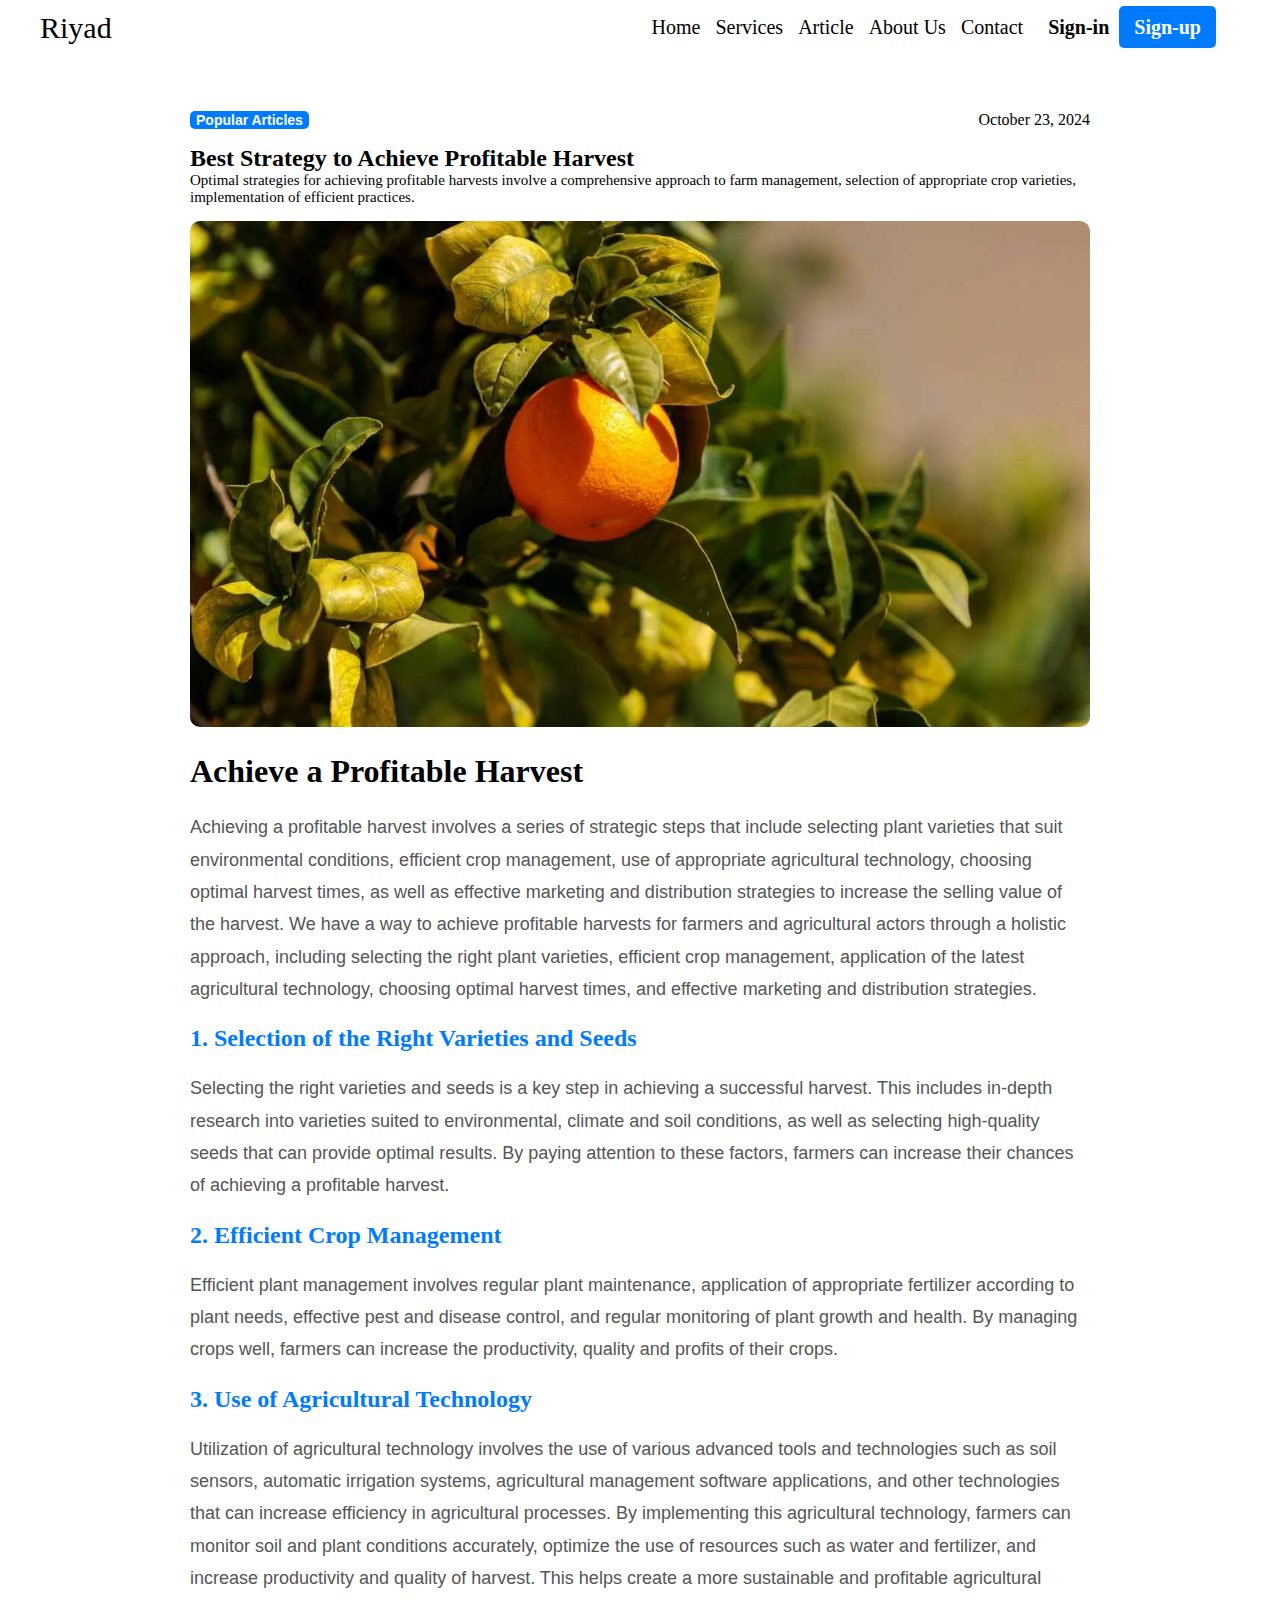
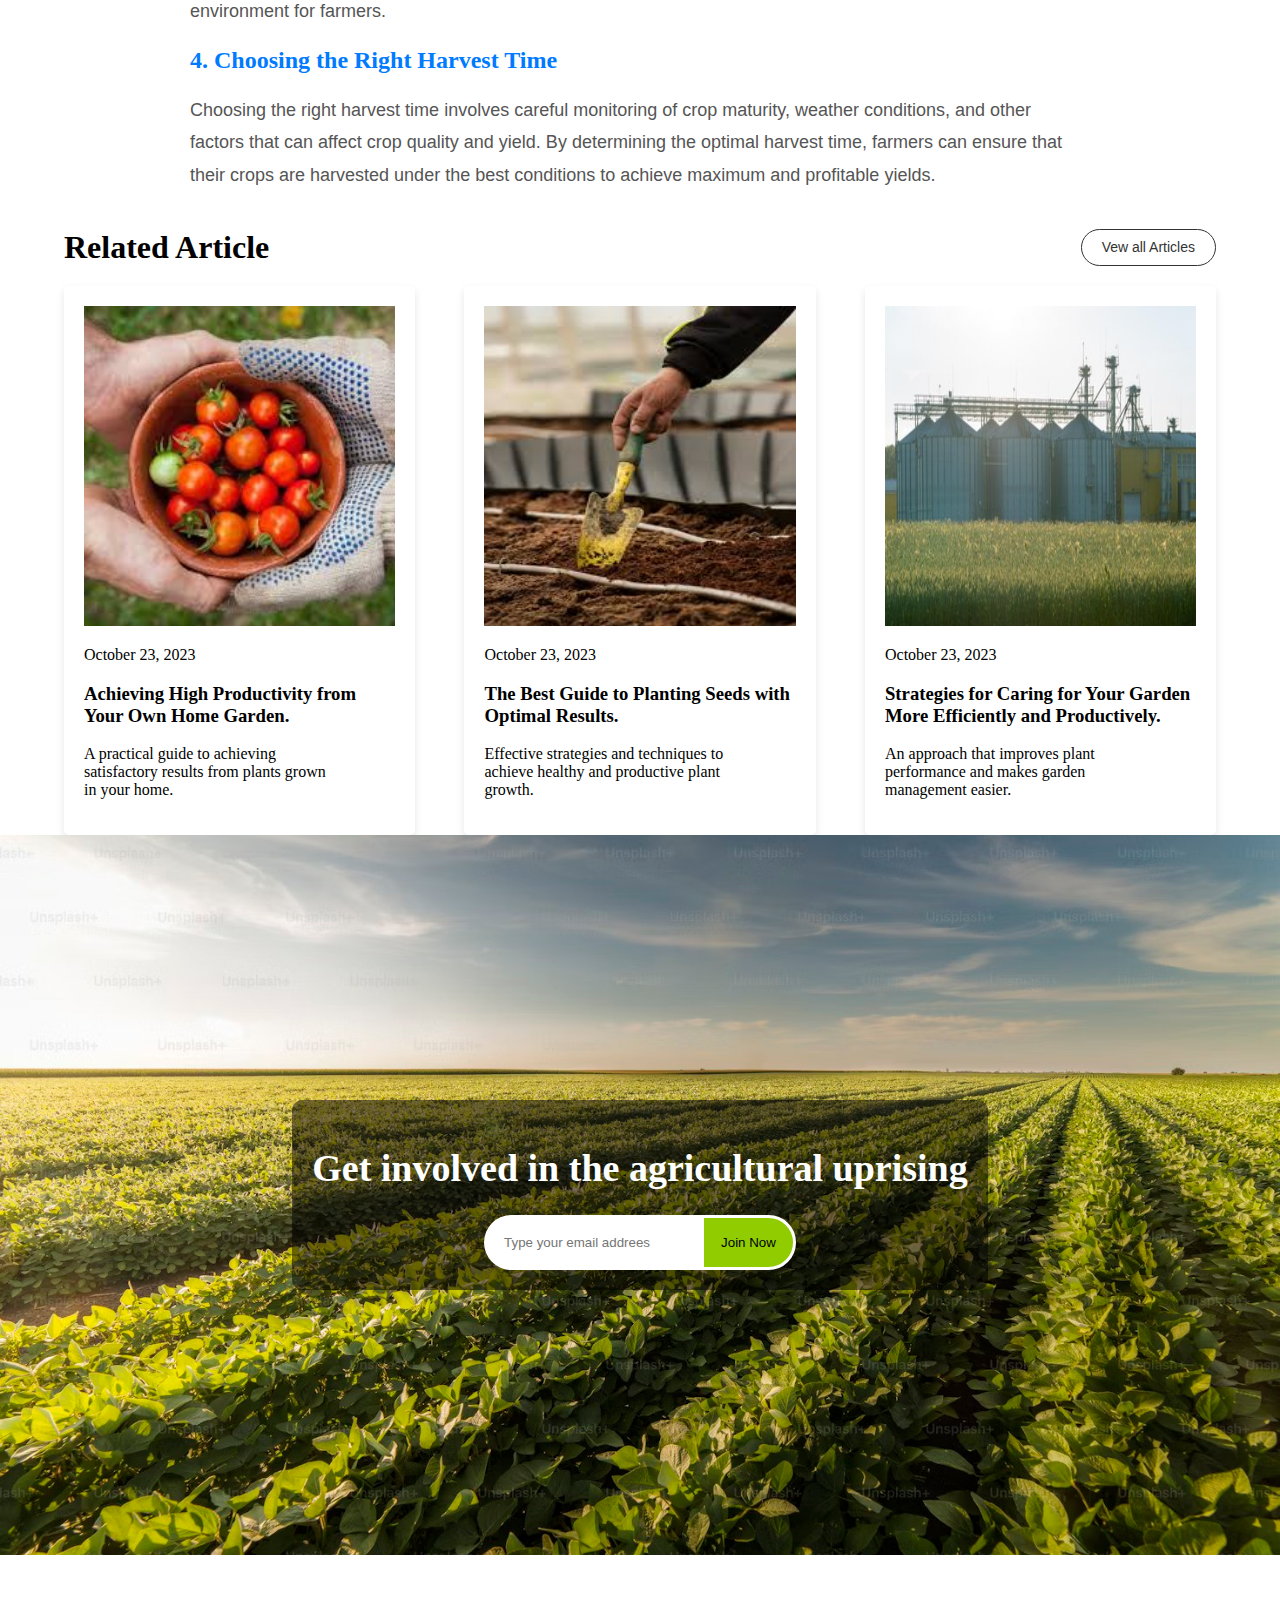
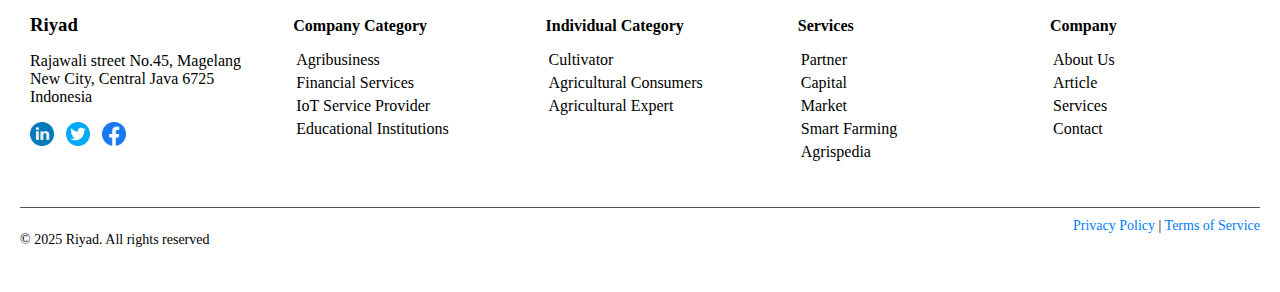
<file: index.html>
<!DOCTYPE html>
<html lang="en">

<head>
    <meta charset="UTF-8">
    <meta name="viewport" content="width=device-width, initial-scale=1.0">
    <title>Home</title>
    <link rel="stylesheet" href="style.css">
    
</head>

<body>
    <!-- header section start hare -->
    <!-- header section start hare -->
    <header class="main">
        <div class="logo">
            Riyad
        </div>
        <nav class="main1">
            <ul>
                <li><a href="index.html">Home</a>
                </li>
                <li><a href="services.html">Services</a></li>
                <li><a href="Article.html">Article</a></li>
                <li><a href="about-us.html">About Us</a></li>
                <li><a href="Contact.html">Contact</a></li>
                <li><a class="Sign" href="Sign-in.html">Sign-in</a></li>
                <li><a class="sing-in" href="Sign-Up.html">Sign-up</a></li>
            </ul>
        </nav>
    </header>
    <!-- header section end hare -->

    <!-- main section Start form here -->
    <section class="Popular">
        <div class="Popular-Articles">
            <button>Popular Articles</button>
            <p>October 23, 2024</p>
        </div>
        <h3>Best Strategy to Achieve Profitable Harvest</h3>
        <p>Optimal strategies for achieving profitable harvests involve a comprehensive approach to farm management,
            selection of appropriate crop varieties, implementation of efficient practices.</p>
        <div class="orange">
            <img src="img/orange.jpg" alt="">

        </div>
        <div class="contan">
            <h1 class="contan1">Achieve a Profitable Harvest</h1>
            <p>Achieving a profitable harvest involves a series of strategic steps that include selecting plant
                varieties that suit environmental conditions, efficient crop management, use of appropriate agricultural
                technology, choosing optimal harvest times, as well as effective marketing and distribution strategies
                to increase the selling value of the harvest. We have a way to achieve profitable harvests for farmers
                and agricultural actors through a holistic approach, including selecting the right plant varieties,
                efficient crop management, application of the latest agricultural technology, choosing optimal harvest
                times, and effective marketing and distribution strategies.</p>
            <h2>1. Selection of the Right Varieties and Seeds</h2>

            <p>Selecting the right varieties and seeds is a key step in achieving a successful harvest. This includes
                in-depth research into varieties suited to environmental, climate and soil conditions, as well as
                selecting high-quality seeds that can provide optimal results. By paying attention to these factors,
                farmers can increase their chances of achieving a profitable harvest.</p>
            <h2>2. Efficient Crop Management</h2>
            <p>Efficient plant management involves regular plant maintenance, application of appropriate fertilizer
                according to plant needs, effective pest and disease control, and regular monitoring of plant growth and
                health. By managing crops well, farmers can increase the productivity, quality and profits of their
                crops.</p>
            <h2>3. Use of Agricultural Technology</h2>
            <p>Utilization of agricultural technology involves the use of various advanced tools and technologies such
                as soil sensors, automatic irrigation systems, agricultural management software applications, and other
                technologies that can increase efficiency in agricultural processes. By implementing this agricultural
                technology, farmers can monitor soil and plant conditions accurately, optimize the use of resources such
                as water and fertilizer, and increase productivity and quality of harvest. This helps create a more
                sustainable and profitable agricultural environment for farmers.</p>
            <h2>4. Choosing the Right Harvest Time</h2>
            <p>Choosing the right harvest time involves careful monitoring of crop maturity, weather conditions, and
                other factors that can affect crop quality and yield. By determining the optimal harvest time, farmers
                can ensure that their crops are harvested under the best conditions to achieve maximum and profitable
                yields.</p>
        </div>


    </section>

    <!-- main sectionend form here -->
    <!-- Second section start from here -->
    <section>
        <div class="section-section">
            <h1>Related Article</h1>
            <button>Vew all Articles</button>
        </div>
        <div class=" main-card">
            <div class="card">
                <img src="img/tomatoes.jpg" alt="">
                <p>October 23, 2023</p>
                <h3>Achieving High Productivity from Your Own Home Garden.</h3>
                <p>A practical guide to achieving satisfactory results from plants grown in your home. </p>
            </div>
            <div class="card">
                <img src="img/planting.jpg" alt="">
                <p>October 23, 2023</p>
                <h3>The Best Guide to Planting Seeds with Optimal Results.</h3>
                <p>Effective strategies and techniques to achieve healthy and productive plant growth. </p>
            </div>
            <div class="card">
                <img src="img/silos.jpg" alt="">
                <p>October 23, 2023</p>
                <h3>Strategies for Caring for Your Garden More Efficiently and Productively.</h3>
                <p>An approach that improves plant performance and makes garden management easier. </p>
            </div>

        </div>
    </section>
    <!-- Second section End from here -->

    <!-- Hero section start from here -->

    <section class="hero-section">
        <div class="hero">
            <h1>Get involved in the agricultural uprising</h1>

            <div class="hero1">
                <input type="text" placeholder="Type your email addrees">
                <button>Join Now</button>
                
            </div>
        </div>

    </section>
    <!-- Hero section End from here -->

     <!-- futer section start here -->
     <footer class="footer">
        <div class="footer-container">
            <div class="footer-section">
                <h3>Riyad</h3>
                <p>Rajawali street No.45, Magelang<br>New City, Central Java 6725<br>Indonesia</p>
                <div class="social-icons">
                    <a href="#"><img src="img/linkedin.png" alt="LinkedIn"></a>
                    <a href="#"><img src="img/twitter.png" alt="Twitter"></a>
                    <a href="#"><img src="img/facebook.png" alt="Facebook"></a>
                </div>
            </div>

            <div class="footer-section">
                <h4>Company Category</h4>
                <ul>
                    <li><a href="#">Agribusiness</a></li>
                    <li><a href="#">Financial Services</a></li>
                    <li><a href="#">IoT Service Provider</a></li>
                    <li><a href="#">Educational Institutions</a></li>
                </ul>
            </div>

            <div class="footer-section">
                <h4>Individual Category</h4>
                <ul>
                    <li><a href="#">Cultivator</a></li>
                    <li><a href="#">Agricultural Consumers</a></li>
                    <li><a href="#">Agricultural Expert</a></li>
                </ul>
            </div>

            <div class="footer-section">
                <h4>Services</h4>
                <ul>
                    <li><a href="#">Partner</a></li>
                    <li><a href="#">Capital</a></li>
                    <li><a href="#">Market</a></li>
                    <li><a href="#">Smart Farming</a></li>
                    <li><a href="#">Agrispedia</a></li>
                </ul>
            </div>

            <div class="footer-section">
                <h4>Company</h4>
                <ul>
                    <li><a href="#">About Us</a></li>
                    <li><a href="#">Article</a></li>
                    <li><a href="#">Services</a></li>
                    <li><a href="#">Contact</a></li>
                </ul>
            </div>
        </div>

        <div class="footer-bottom">
            <p>© 2025 Riyad. All rights reserved</p>
            <div class="footer-links">
                <a href="#">Privacy Policy</a> | <a href="#">Terms of Service</a>
            </div>
        </div>

        <button id="backToTop">↑ Top</button>
    </footer>
   
     <!-- futer section end here -->


    
    
      <link rel="stylesheet" href="/index.js">
</body>

</html>
</file>
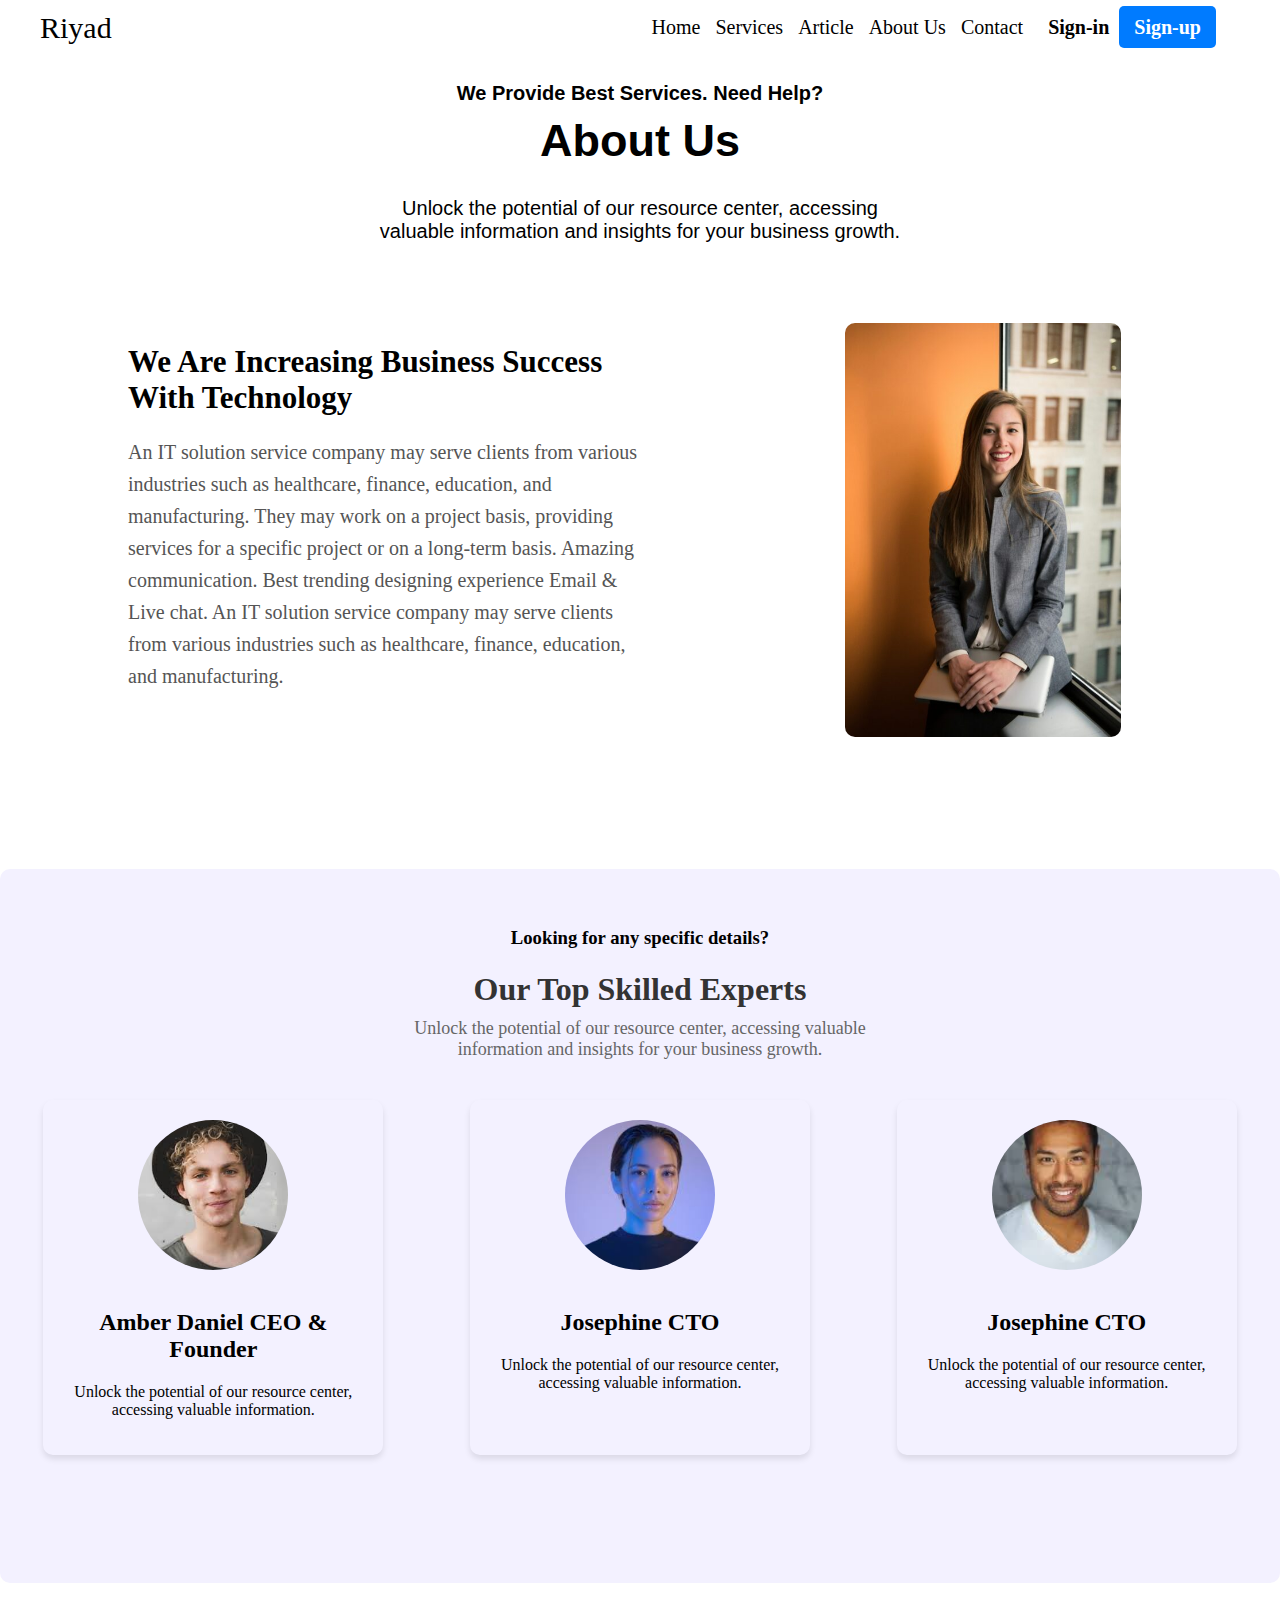
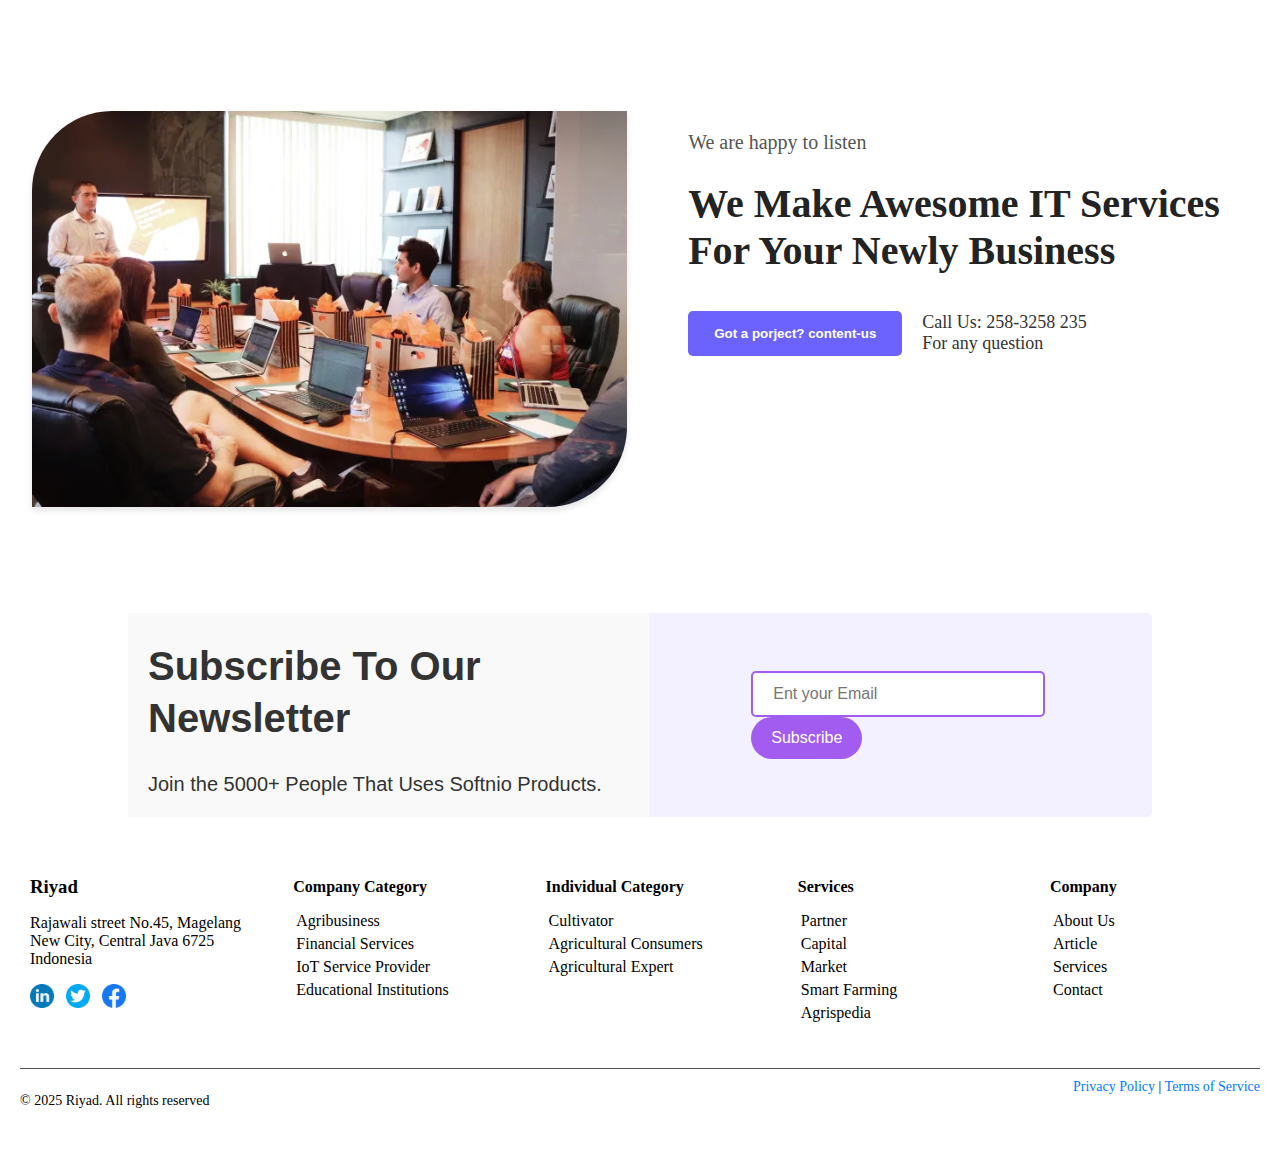
<file: about-us.html>
<!DOCTYPE html>
<html lang="en">

<head>
    <meta charset="UTF-8">
    <meta name="viewport" content="width=device-width, initial-scale=1.0">
    <title>About-Us</title>
    <link rel="stylesheet" href="about-us.css">
    <link rel="stylesheet" href="https://cdnjs.cloudflare.com/ajax/libs/font-awesome/6.0.0-beta3/css/all.min.css">
    
</head>

<body>
    <!-- header section start hare -->
    <!-- header section start hare -->
    <header class="main">
        <div class="logo">
            Riyad
        </div>
        <nav class="main1">
            <ul>
                <li><a href="index.html">Home</a>
                </li>
                <li><a href="services.html">Services</a></li>
                <li><a href="Article.html">Article</a></li>
                <li><a href="about-us.html">About Us</a></li>
                <li><a href="Contact.html">Contact</a></li>
                <li><a class="Sign" href="Sign-in.html">Sign-in</a></li>
                <li><a class="sing-in" href="Sign-Up.html">Sign-up</a></li>
            </ul>
        </nav>
    </header>
    <!-- header section end hare -->


    <!-- content section start hear -->

    <section class="about-contan">
        <div class="about-add">
            <h4>We Provide Best Services. Need Help?
            </h4>
            <h1>About Us</h1>
            <p>Unlock the potential of our resource center, accessing valuable
                information and insights for your business growth.</p>
        </div>
    </section>

    <!-- content section end  hear -->

    <!-- idntity section start hear -->

<section  class="idntity-section">
    <div class="text-contan">
        <h1>We Are Increasing Business Success With Technology</h1>
        <p>An IT solution service company may serve clients from various industries such as healthcare, finance, education, and manufacturing. They may work on a project basis, providing services for a specific project or on a long-term basis. Amazing communication. Best trending designing experience Email & Live chat.


            An IT solution service company may serve clients from various industries such as healthcare, finance, education, and manufacturing.</p>
    </div>
    <div class="img-contan" >
        <img src="img/Professional.jpeg" alt="">
    </div>
</section>

    <!-- idntity section end hear -->
    

    <!-- about-team section start hear -->
    <section class="about-team">
        <div class="about-text">
            <h3>Looking for any specific details?</h3>
            <h1>Our Top Skilled Experts</h1>
            <p>Unlock the potential of our resource center, accessing valuable information and insights for your business growth.</p>
        </div>
        <div class="about-img">
            <div class="contan-img">
                <img src="img/Amber Daniel.jpg" alt="">
                <h2>Amber Daniel
                    CEO & Founder</h2>
                    <p>Unlock the potential of our resource center, accessing valuable information.</p>
            </div>
            <div class="contan-img">
                <img src="img/Josephine.jpg" alt="">
                <h2>Josephine
                    CTO</h2>
                    <p>Unlock the potential of our resource center, accessing valuable information.</p>
            </div>
            <div class="contan-img">
                <img src="img/John Bosco.jpg" alt="">
                <h2>Josephine
                    CTO</h2>
                    <p>Unlock the potential of our resource center, accessing valuable information.</p>
            </div>
        </div>
    </section>

    
    <!-- about-team section End hear -->

    <!-- about-third-section stsat hear  -->

    <section class="about-third">
        <div class="img-third">
            <img src="img/team-meeting.jpg" alt="">
        </div>
        <div class="third-contan">
            <p>
                We are happy to listen</p>
                <h1>We Make Awesome IT Services For Your Newly Business</h1>
                <div  class="buton-sc">
                    <button>Got a porject? content-us</button>
                    <p>Call Us: 258-3258 235 <br>

                        For any question</p>
                </div>
        </div>
    </section>

    <!-- about-third-section End hear  -->


    <!-- about imput section sart hear  -->
    <section class=" about-imput">
        <div class="about-h1">
            <h1>Subscribe To Our Newsletter</h1>
            <p>Join the 5000+ People That Uses Softnio Products.</p>
        </div>
        <div class="about-but">
            <input type="text" placeholder="Ent your Email">
            <button>Subscribe</button>
        </div>
    </section>

    <!-- about imput section End hear  -->

    <!-- futer section start here -->
    <footer class="footer">
        <div class="footer-container">
            <div class="footer-section">
                <h3>Riyad</h3>
                <p>Rajawali street No.45, Magelang<br>New City, Central Java 6725<br>Indonesia</p>
                <div class="social-icons">
                    <a href="#"><img src="img/linkedin.png" alt="LinkedIn"></a>
                    <a href="#"><img src="img/twitter.png" alt="Twitter"></a>
                    <a href="#"><img src="img/facebook.png" alt="Facebook"></a>
                </div>
            </div>

            <div class="footer-section">
                <h4>Company Category</h4>
                <ul>
                    <li><a href="#">Agribusiness</a></li>
                    <li><a href="#">Financial Services</a></li>
                    <li><a href="#">IoT Service Provider</a></li>
                    <li><a href="#">Educational Institutions</a></li>
                </ul>
            </div>

            <div class="footer-section">
                <h4>Individual Category</h4>
                <ul>
                    <li><a href="#">Cultivator</a></li>
                    <li><a href="#">Agricultural Consumers</a></li>
                    <li><a href="#">Agricultural Expert</a></li>
                </ul>
            </div>

            <div class="footer-section">
                <h4>Services</h4>
                <ul>
                    <li><a href="#">Partner</a></li>
                    <li><a href="#">Capital</a></li>
                    <li><a href="#">Market</a></li>
                    <li><a href="#">Smart Farming</a></li>
                    <li><a href="#">Agrispedia</a></li>
                </ul>
            </div>

            <div class="footer-section">
                <h4>Company</h4>
                <ul>
                    <li><a href="#">About Us</a></li>
                    <li><a href="#">Article</a></li>
                    <li><a href="#">Services</a></li>
                    <li><a href="#">Contact</a></li>
                </ul>
            </div>
        </div>

        <div class="footer-bottom">
            <p>© 2025 Riyad. All rights reserved</p>
            <div class="footer-links">
                <a href="#">Privacy Policy</a> | <a href="#">Terms of Service</a>
            </div>
        </div>

        <button id="backToTop">↑ </button>
    </footer>

    <link rel="stylesheet" href="/index.js">
    <!-- futer section end here -->
</body>

</html>
</file>
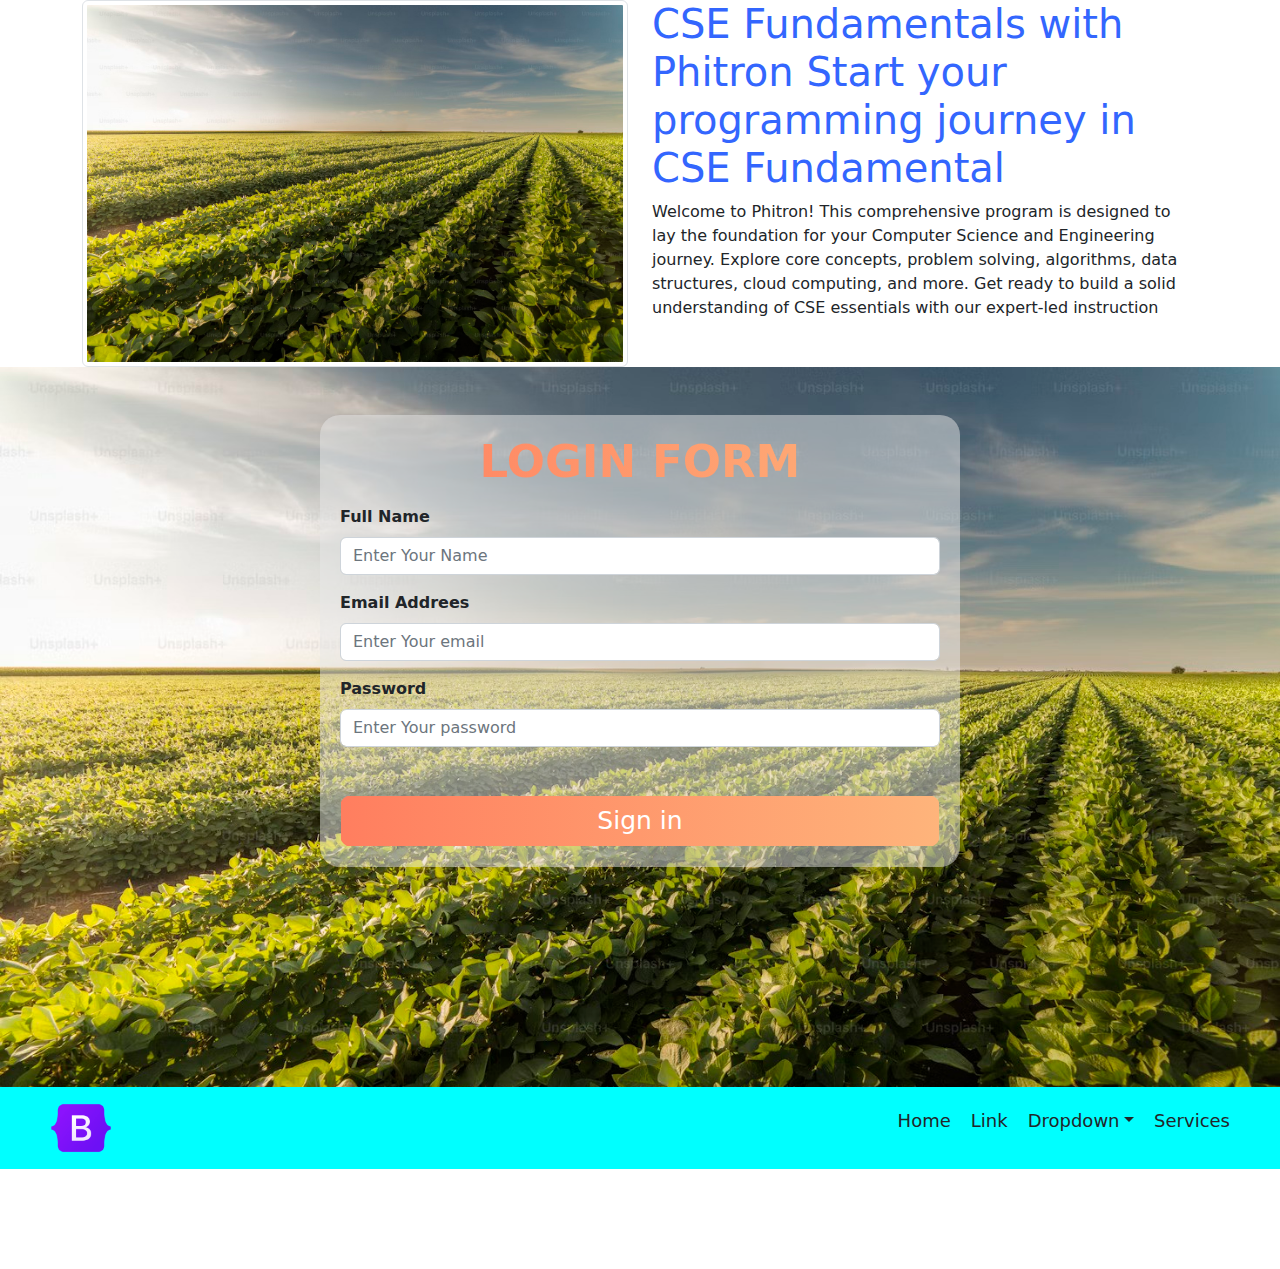
<file: bootstrup.html>
<!DOCTYPE html>
<html lang="en">

<head>
  <meta charset="UTF-8">
  <meta name="viewport" content="width=device-width, initial-scale=1.0">
  <title>Document</title>
  <link rel="stylesheet" href="bootstrup.css">
  <link rel="stylesheet" href="/css/bootstrap.min.css">
</head>

<body>

  <div class="container">
    <div class="row">
      <div class="col-lg-6 col-md-12 col-sm-12 order-md-2 order-lg-1 order-sm-2">
        <img class="img-thumbnail" src="/img/farm.jpg" alt="" srcset="">
      </div>
      <div class="col-lg-6 col-md-12 col-sm-12 order-md-1 order-lg-2 order-sm-1 text-md-start text-sm-center">
        <h1 class="r1h1">CSE Fundamentals with Phitron
          Start your programming journey in CSE Fundamental</h1>
        <p>
          Welcome to Phitron! This comprehensive program is designed to lay the foundation for your Computer
          Science and Engineering journey. Explore core concepts, problem solving, algorithms, data
          structures, cloud computing, and more. Get ready to build a solid understanding of CSE essentials
          with our expert-led instruction</p>
      </div>
    </div>
  </div>

  <!-- test  -->

  <!-- <div class="container bg-info border border-danger border-3">
        <div class="row">
            <div class="col  ">
                colam this is me
            </div>
            <div class="col">
                colam this is me
            </div>
            <div class="col">
                colam this is me
            </div>
        </div>
    </div>

    <div class="container bg-success">
        <div class="row">
          <div class="col">
            Column
          </div>
          <div class="col">
            Column
          </div>
          <div class="col">
            Column
          </div>
        </div>
      </div>


      <div class="container mt-5">
        <div class="row justify-content-md-center bg-warning">
          <div class="col col-lg-2 border bg-black">
            1 of 3
          </div>
          <div class="col-md-auto border bg-success">
            Variable width content
          </div>
          <div class="col col-lg-2 border bg-info">
            3 of 3
          </div>
        </div>
        <div class="row mt-2 bg-secondary text-white">
          <div class="col">
            1 of 3
          </div>
          <div class="col-md-auto">
            Variable width content
          </div>
          <div class="col col-lg-2">
            3 of 3
          </div>
        </div>
      </div>


      <div class="container">
        <div class="row">
          <div class="col-sm-8">col-sm-8</div>
          <div class="col-sm-4">col-sm-4</div>
        </div>
        <div class="row">
          <div class="col-sm">col-sm</div>
          <div class="col-sm">col-sm</div>
          <div class="col-sm">col-sm</div>
        </div>
      </div> -->


  <!-- from start -->

<div class="form-div py-5">
  <form action="" class="m-auto">
    <h2 class="text-center text-uppercase">Login form</h2>

      <div class="mt-3">
         <label for="" class="fw-semibold form-label"> Full Name</label>
        <input class="form-control" type="text" placeholder="Enter Your Name" required>
      </div>

      <div class="mt-3">
        <label for="" class="fw-semibold form-label"> Email Addrees</label>
        <input  class="form-control" type="email" placeholder="Enter Your email" required>
      </div>

      <div class="mt-3 mb-5">
        <label for="" class="fw-semibold form-label"> Password</label>
        <input class="form-control"  type="password" placeholder="Enter Your password">
      </div>
      <button class="btn" id="btn">Sign in</button>
    </div>
    

  </form>
</div>


<!-- bootstrap   nave bar start hear -->
 
<header class="main-hero" style="margin-bottom: 100px;">
  <div class="min-img">
    <img src="/img/pngegg.png" alt="">
  </div>
  <nav class="main-contan">
    <ul>
      <li><a href="#" class="nav-link">Home</a></li>
      <li><a href="#" class="nav-link">Link</a></li>
      <li class="nav-item dropdown"><a href="#" data-bs-toggle="dropdown" aria-expanded="false" class=" dropdown-toggle nav-link">Dropdown</a> 
      <ul class="dropdown-menu">
        <li class="dropdown-item">link1</li>
        <li class="dropdown-item">link2</li>
        <li class="dropdown-item">link3</li>
      </ul>
      </li>
      <li><a href="#" class="nav-link">Services</a></li>
    </ul>
  </nav>
</header>



  <script src="/css/bootstrap.bundle.min.js"></script>







</body>

</html>
</file>
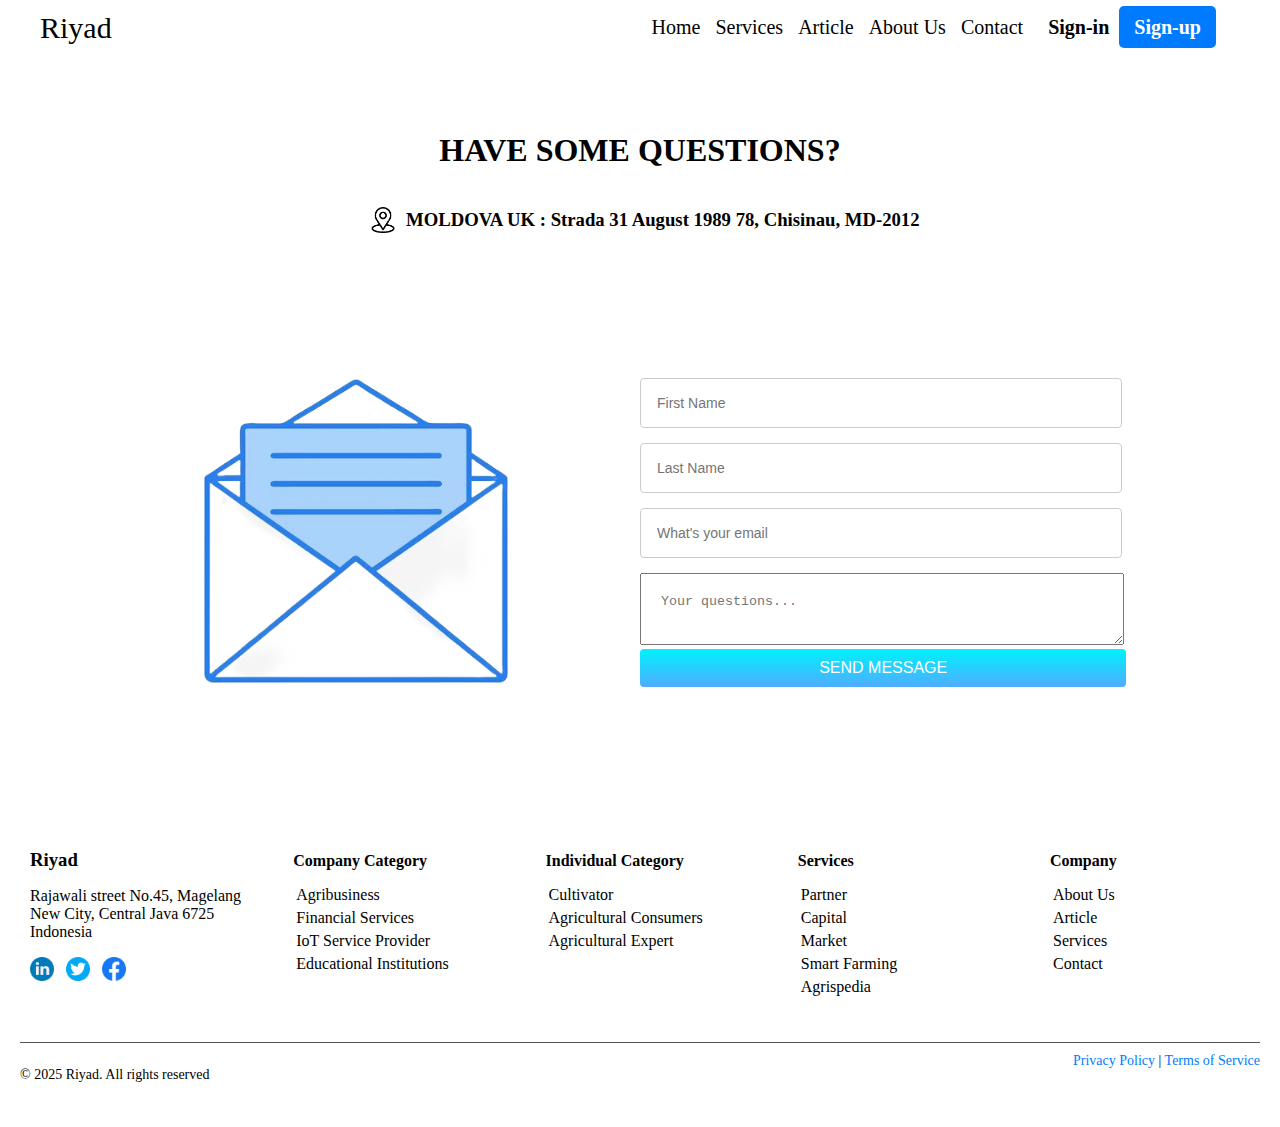
<file: Contact.html>
<!DOCTYPE html>
<html lang="en">

<head>
    <meta charset="UTF-8">
    <meta name="viewport" content="width=device-width, initial-scale=1.0">
    <title>Contact</title>
    <link rel="stylesheet" href="Contact.css">
    <link rel="stylesheet" href="https://cdnjs.cloudflare.com/ajax/libs/font-awesome/6.0.0-beta3/css/all.min.css">
    
</head>

<body>
    <!-- header section start hare -->
    <!-- header section start hare -->
    <header class="main">
        <div class="logo">
            Riyad
        </div>
        <nav class="main1">
            <ul>
                <li><a href="index.html">Home</a>
                </li>
                <li><a href="services.html">Services</a></li>
                <li><a href="Article.html">Article</a></li>
                <li><a href="about-us.html">About Us</a></li>
                <li><a href="Contact.html">Contact</a></li>
                <li><a class="Sign" href="Sign-in.html">Sign-in</a></li>
                <li><a class="sing-in" href="Sign-Up.html">Sign-up</a></li>
            </ul>
        </nav>
    </header>
    <!-- header section end hare -->


    <!-- contat section start hear -->
    <div class="contat-h3">
        <h1>HAVE SOME QUESTIONS?</h1>
        <div class="contact-img">
            <img src="img/location.png" alt="">
            <h3>MOLDOVA UK : Strada 31 August 1989 78, Chisinau, MD-2012</h3>
        </div>
        
    </div>

    <!-- contact section End hear -->


     <!-- contact idintiti section start hear -->
    <section class="idintiti-main">
        <div class="idintiti-img">
            <img src="img/envelop.png" alt="">
        </div>
        <div class="idintiti-input">
            <form action="">

                <input type="text" placeholder="First Name"><br>
                <input type="text" placeholder="Last Name"><br>
                <input type="email" placeholder="What's your email"><br>
                <textarea  name="question" placeholder="Your questions..." required="" ></textarea>
                
              
            </form>
            <button>SEND MESSAGE</button>
            
        </div>
    </section>

     <!-- contact idintiti section End hear -->

    
    <!-- futer section start here -->
    <footer class="footer">
        <div class="footer-container">
            <div class="footer-section">
                <h3>Riyad</h3>
                <p>Rajawali street No.45, Magelang<br>New City, Central Java 6725<br>Indonesia</p>
                <div class="social-icons">
                    <a href="#"><img src="img/linkedin.png" alt="LinkedIn"></a>
                    <a href="#"><img src="img/twitter.png" alt="Twitter"></a>
                    <a href="#"><img src="img/facebook.png" alt="Facebook"></a>
                </div>
            </div>

            <div class="footer-section">
                <h4>Company Category</h4>
                <ul>
                    <li><a href="#">Agribusiness</a></li>
                    <li><a href="#">Financial Services</a></li>
                    <li><a href="#">IoT Service Provider</a></li>
                    <li><a href="#">Educational Institutions</a></li>
                </ul>
            </div>

            <div class="footer-section">
                <h4>Individual Category</h4>
                <ul>
                    <li><a href="#">Cultivator</a></li>
                    <li><a href="#">Agricultural Consumers</a></li>
                    <li><a href="#">Agricultural Expert</a></li>
                </ul>
            </div>

            <div class="footer-section">
                <h4>Services</h4>
                <ul>
                    <li><a href="#">Partner</a></li>
                    <li><a href="#">Capital</a></li>
                    <li><a href="#">Market</a></li>
                    <li><a href="#">Smart Farming</a></li>
                    <li><a href="#">Agrispedia</a></li>
                </ul>
            </div>

            <div class="footer-section">
                <h4>Company</h4>
                <ul>
                    <li><a href="#">About Us</a></li>
                    <li><a href="#">Article</a></li>
                    <li><a href="#">Services</a></li>
                    <li><a href="#">Contact</a></li>
                </ul>
            </div>
        </div>

        <div class="footer-bottom">
            <p>© 2025 Riyad. All rights reserved</p>
            <div class="footer-links">
                <a href="#">Privacy Policy</a> | <a href="#">Terms of Service</a>
            </div>
        </div>

        <button id="backToTop">↑ </button>
    </footer>

    <link rel="stylesheet" href="/index.js">
    <!-- futer section end here -->
</body>

</html>
</file>
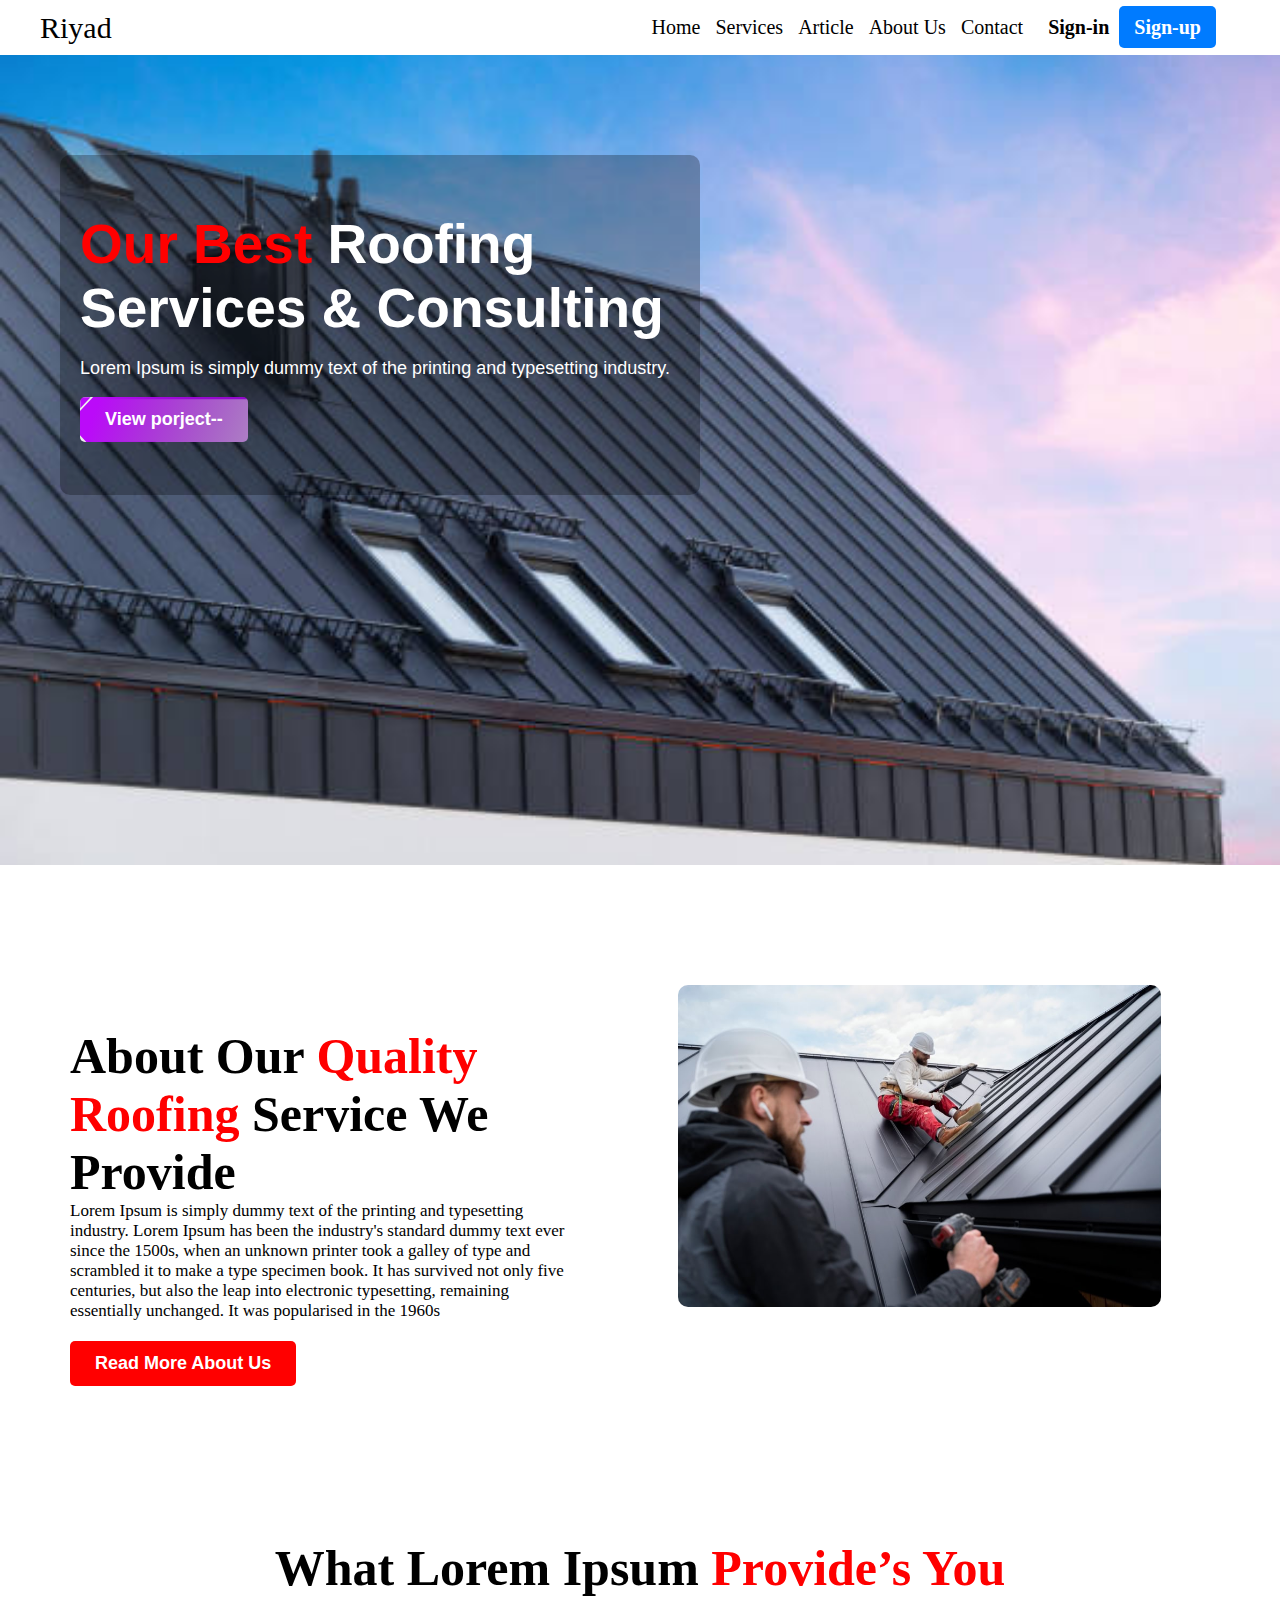
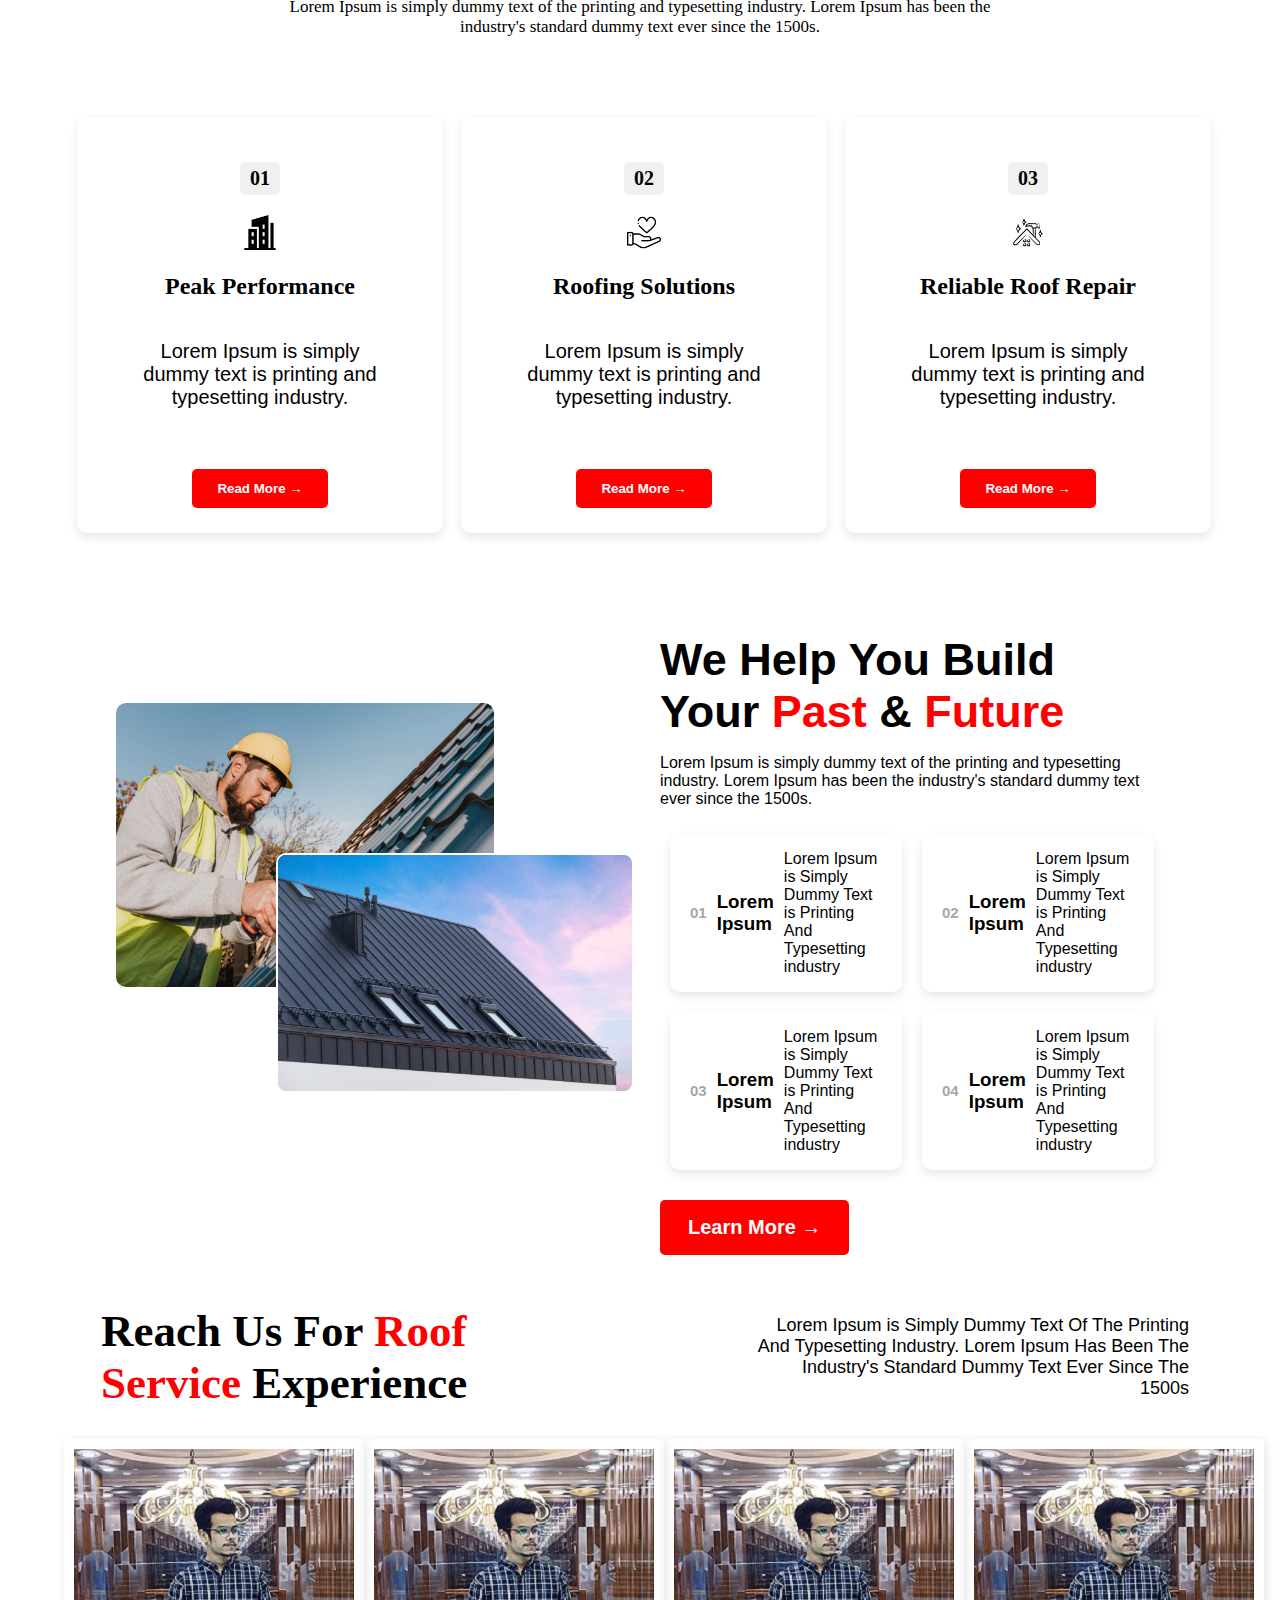
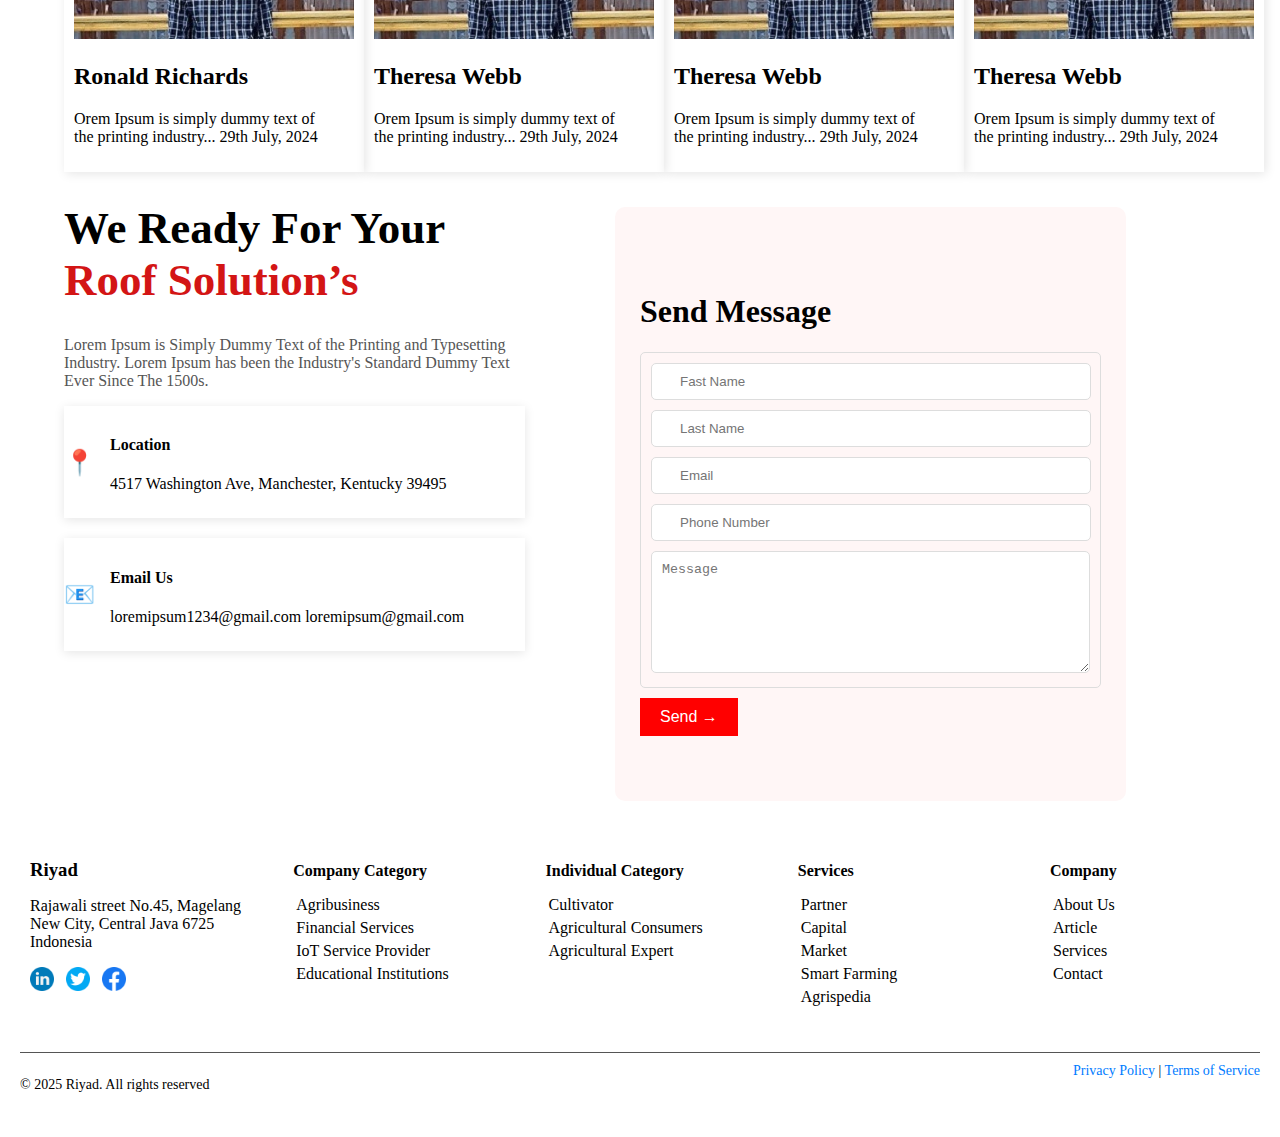
<file: services.html>
<!DOCTYPE html>
<html lang="en">

<head>
    <meta charset="UTF-8">
    <meta name="viewport" content="width=device-width, initial-scale=1.0">
    <title>Services</title>
    <link rel="stylesheet" href="services.css">
</head>

<body>
    <!-- header section start hare -->
    <!-- header section start hare -->
    <header class="main">
        <div class="logo">
            Riyad
        </div>
        <nav class="main1">
            <ul>
                <li><a href="index.html">Home</a>
                </li>
                <li><a href="services.html">Services</a></li>
                <li><a href="Article.html">Article</a></li>
                <li><a href="about-us.html">About Us</a></li>
                <li><a href="Contact.html">Contact</a></li>
                <li><a class="Sign" href="Sign-in.html">Sign-in</a></li>
                <li><a class="sing-in" href="Sign-Up.html">Sign-up</a></li>
            </ul>
        </nav>
    </header>
    <!-- header section end hare -->

    <!-- hero section start here -->
    <section class="hero-main">

        <div class="main-hero">
            <h1>
                <span class="hero0">Our Best</span> Roofing
                Services & Consulting
            </h1>
            <p>Lorem Ipsum is simply dummy text of the printing and typesetting industry.</p>
            <button>View porject--</button>
        </div>
    </section>

    <!-- hero section End here -->
    <!--  Main code Section start here -->
    <section class="main-cod">
        <div class="main2">
            <h2>About Our <span class="highlight">Quality <br>Roofing</span> Service We <br>Provide</h2>
            <p>Lorem Ipsum is simply dummy text of the printing and typesetting industry. Lorem Ipsum has been the
                industry's standard dummy text ever since the 1500s, when an unknown printer took a galley of type and
                scrambled it to make a type specimen book.

                It has survived not only five centuries, but also the leap into electronic typesetting, remaining
                essentially unchanged. It was popularised in the 1960s</p>
            <button>Read More About Us</button>
        </div>
        <div class="mainimg">
            <img src="img/roofing-workers.jpg" alt="">
        </div>
    </section>



    <!--  Main code Section End  here -->

    <!-- Content section Design Start here -->
    <section class="sd1">
        <div class="sd2">
            <h1>What Lorem Ipsum <span>Provide’s You</span> </h1>
            <p>Lorem Ipsum is simply dummy text of the printing and typesetting industry. Lorem Ipsum has been the
                industry's standard dummy text ever since the 1500s.</p>
        </div>
        <div class="main-contan">
            <div class="coten01">
                <h3>01</h3><br>
                <img src="img/building.png" alt="">
                <h2>Peak Performance</h2>
                <p>Lorem Ipsum is simply dummy text is printing and typesetting industry.</p>
                <button>Read More →</button>
            </div>
            <div class="coten01">
                <h3>02</h3><br>
                <img src="img/heart.png" alt="">
                <h2>Roofing Solutions</h2>
                <p>Lorem Ipsum is simply dummy text is printing and typesetting industry.</p>
                <button>Read More →</button>
            </div>
            <div class="coten01">
                <h3>03</h3><br>
                <img src="img/roof.png" alt="">
                <h2>Reliable Roof Repair</h2>
                <p>Lorem Ipsum is simply dummy text is printing and typesetting industry.</p>
                <button>Read More →</button>
            </div>
        </div>
    </section>


    <!-- Content section Design End here -->


    <!-- Build Section start hear -->
    <section class="build-section">
        <div class="image-area">
            <img id="mainimg" src="img/worker.jpg" alt="">
            <img id="subimg" src="img/rooftop.jpg" alt="">
        </div>
        <div class="build-contan">
            <h1>We Help You Build Your <span> Past</span> & <span>Future</span> </h1>
            <p>Lorem Ipsum is simply dummy text of the printing and typesetting industry. Lorem Ipsum has been the
                industry's standard dummy text ever since the 1500s.</p>
            <div class="div-card1">
                <div class="sub-card1">
                    <h4>01</h4>
                    <h3>Lorem Ipsum</h3>
                    <p>Lorem Ipsum is Simply Dummy Text is Printing And Typesetting industry</p>
                </div>
                <div class="sub-card1">
                    <h4>02</h4>
                    <h3>Lorem Ipsum</h3>
                    <p>Lorem Ipsum is Simply Dummy Text is Printing And Typesetting industry</p>
                </div>
            </div>

            <div class="div-card1">
                <div class="sub-card1">
                    <h4>03</h4>
                    <h3>Lorem Ipsum</h3>
                    <p>Lorem Ipsum is Simply Dummy Text is Printing And Typesetting industry</p>
                </div>
                <div class="sub-card1">
                    <h4>04</h4>
                    <h3>Lorem Ipsum</h3>
                    <p>Lorem Ipsum is Simply Dummy Text is Printing And Typesetting industry</p>
                </div>

            </div>
            <button>Learn More →</button>
        </div>
    </section>


    <!-- Build Section end hear -->

    <!-- roof section start hear -->
    <section class="roof-main">

        <div class="roof-contan">
            <h1>Reach Us For <span>Roof <br>
                    Service</span> Experience</h1>
            <p>
                Lorem Ipsum is Simply Dummy Text Of The Printing And Typesetting Industry. Lorem Ipsum Has Been The
                Industry's Standard Dummy Text Ever Since The 1500s
            </p>
        </div>
        <div class="roof-maincontan">
            <div class="content-img">
                <img src="img/B612_20241117_221138_943.jpg" alt="">
                <h2>Ronald Richards</h2>
                <p>Orem Ipsum is simply dummy text of the printing industry...

                    29th July, 2024</p>
            </div>
            <div class="content-img">
                <img src="img/B612_20241117_221138_943.jpg" alt="">
                <h2>Theresa Webb
                </h2>
                <p>Orem Ipsum is simply dummy text of the printing industry...

                    29th July, 2024</p>
            </div>
            <div class="content-img">
                <img src="img/B612_20241117_221138_943.jpg" alt="">
                <h2>Theresa Webb
                </h2>
                <p>Orem Ipsum is simply dummy text of the printing industry...

                    29th July, 2024</p>
            </div>
            <div class="content-img">
                <img src="img/B612_20241117_221138_943.jpg" alt="">
                <h2>Theresa Webb
                </h2>
                <p>Orem Ipsum is simply dummy text of the printing industry...

                    29th July, 2024</p>
            </div>
        </div>


    </section>


    <!-- roof section End hear -->

    <!-- left content  start hear-->

    <section class="left-conten">

        <div class="left1">
            <h1>We Ready For Your <br><span>Roof Solution’s</span>
            </h1>
            <p>Lorem Ipsum is Simply Dummy Text of the Printing and Typesetting Industry. Lorem Ipsum has been the
                Industry's Standard Dummy Text Ever Since The 1500s.</p>
            <div class="box1">
                <h5>📍</h5>
                <div class="box2">
                    <h4>
                        Location</h4>
                    <p>4517 Washington Ave, Manchester, Kentucky 39495</p>
                </div>

            </div>
            <div class="box3">
                <h5>📧</h5>
                <div class="box4">
                    <h4>
                        Email Us</h4>
                    <p>loremipsum1234@gmail.com
                        loremipsum@gmail.com</p>
                </div>

            </div>


        </div>

        <div class="left2">
            <h1>Send Message</h1>
            <form action="">
                <input type="text" class="fast-name" placeholder="Fast Name">
                <input type="text" class="last-name" placeholder="Last Name"><br>
                <input type="text" class="email" placeholder="Email">
                <input type="text"  class="phoneNumber" placeholder="Phone Number"><br>
                <textarea name="" class="Message" placeholder="Message"></textarea>
            </form>
            <button class="button1">Send → </button>
        </div>
    </section>

    <!-- left content  end hear-->

    <!-- futer section start here -->
    <footer class="footer">
        <div class="footer-container">
            <div class="footer-section">
                <h3>Riyad</h3>
                <p>Rajawali street No.45, Magelang<br>New City, Central Java 6725<br>Indonesia</p>
                <div class="social-icons">
                    <a href="#"><img src="img/linkedin.png" alt="LinkedIn"></a>
                    <a href="#"><img src="img/twitter.png" alt="Twitter"></a>
                    <a href="#"><img src="img/facebook.png" alt="Facebook"></a>
                </div>
            </div>

            <div class="footer-section">
                <h4>Company Category</h4>
                <ul>
                    <li><a href="#">Agribusiness</a></li>
                    <li><a href="#">Financial Services</a></li>
                    <li><a href="#">IoT Service Provider</a></li>
                    <li><a href="#">Educational Institutions</a></li>
                </ul>
            </div>

            <div class="footer-section">
                <h4>Individual Category</h4>
                <ul>
                    <li><a href="#">Cultivator</a></li>
                    <li><a href="#">Agricultural Consumers</a></li>
                    <li><a href="#">Agricultural Expert</a></li>
                </ul>
            </div>

            <div class="footer-section">
                <h4>Services</h4>
                <ul>
                    <li><a href="#">Partner</a></li>
                    <li><a href="#">Capital</a></li>
                    <li><a href="#">Market</a></li>
                    <li><a href="#">Smart Farming</a></li>
                    <li><a href="#">Agrispedia</a></li>
                </ul>
            </div>

            <div class="footer-section">
                <h4>Company</h4>
                <ul>
                    <li><a href="#">About Us</a></li>
                    <li><a href="#">Article</a></li>
                    <li><a href="#">Services</a></li>
                    <li><a href="#">Contact</a></li>
                </ul>
            </div>
        </div>

        <div class="footer-bottom">
            <p>© 2025 Riyad. All rights reserved</p>
            <div class="footer-links">
                <a href="#">Privacy Policy</a> | <a href="#">Terms of Service</a>
            </div>
        </div>

        <button id="backToTop">↑ </button>
    </footer>

    
    <!-- futer section end here -->
     <link rel="stylesheet" href="/index.js">
</body>

</html>
</file>
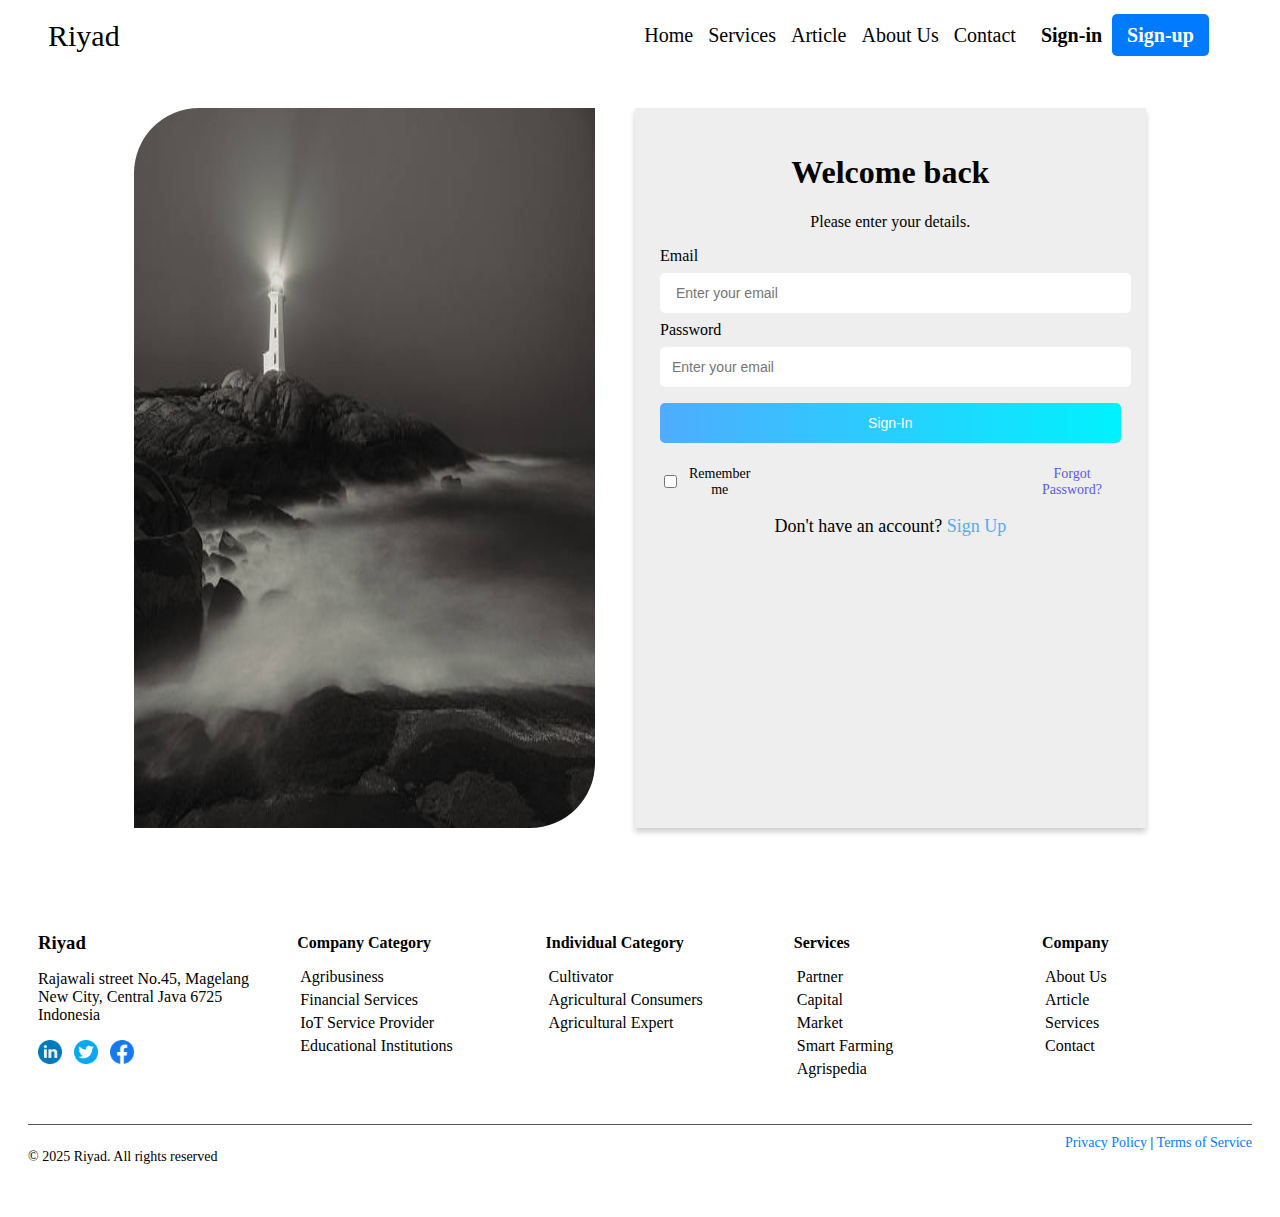
<file: Sign-in.html>
<!DOCTYPE html>
<html lang="en">

<head>
    <meta charset="UTF-8">
    <meta name="viewport" content="width=device-width, initial-scale=1.0">
    <title>Sign-in</title>
    <link rel="stylesheet" href="Sign-in.css">
</head>

<body>
    <!-- header section start hare -->
    <!-- header section start hare -->
    <header class="main">
        <div class="logo">
            Riyad
        </div>
        <nav class="main1">
            <ul>
                <li><a href="index.html">Home</a>
                </li>
                <li><a href="services.html">Services</a></li>
                <li><a href="Article.html">Article</a></li>
                <li><a href="about-us.html">About Us</a></li>
                <li><a href="Contact.html">Contact</a></li>
                <li><a class="Sign" href="Sign-in.html">Sign-in</a></li>
                <li><a class="sing-in" href="Sign-Up.html">Sign-up</a></li>
            </ul>
        </nav>
    </header>
    <!-- header section end hare -->

    <!-- sign-in section Start form here -->
    <section class="sing-in-section-main">
        <div class="sing-in-img"> 
            <img src="img/lighthouse.jpg" alt="">
        </div>
        <div class="sing-in-contan">
            <h1>Welcome back</h1>
            <p>Please enter your details.</p>
            <form action="">
                <label for="">Email</label><br>
                <input type="text" placeholder=" Enter your email "><br>
                <label for="text">Password</label><br>
                <input type="text" placeholder="Enter your email"> <br>
                <button class="but" style="text-align: center;">Sign-In</button>
                <div class="end-sign-in">
                    <div>
                        <input type="checkbox">
                        <label for="">Remember me</label>
                        <a href="#">Forgot Password?</a>
                    </div>
                    <p>Don't have an account? 
                        <a href="#">Sign Up</a>
                    </p>
                    
                </div>
            </form>
        </div>
    </section>

    <!--sign-in section End form here -->



    <!-- futer section start here -->
    <footer class="footer">
        <div class="footer-container">
            <div class="footer-section">
                <h3>Riyad</h3>
                <p>Rajawali street No.45, Magelang<br>New City, Central Java 6725<br>Indonesia</p>
                <div class="social-icons">
                    <a href="#"><img src="img/linkedin.png" alt="LinkedIn"></a>
                    <a href="#"><img src="img/twitter.png" alt="Twitter"></a>
                    <a href="#"><img src="img/facebook.png" alt="Facebook"></a>
                </div>
            </div>

            <div class="footer-section">
                <h4>Company Category</h4>
                <ul>
                    <li><a href="#">Agribusiness</a></li>
                    <li><a href="#">Financial Services</a></li>
                    <li><a href="#">IoT Service Provider</a></li>
                    <li><a href="#">Educational Institutions</a></li>
                </ul>
            </div>

            <div class="footer-section">
                <h4>Individual Category</h4>
                <ul>
                    <li><a href="#">Cultivator</a></li>
                    <li><a href="#">Agricultural Consumers</a></li>
                    <li><a href="#">Agricultural Expert</a></li>
                </ul>
            </div>

            <div class="footer-section">
                <h4>Services</h4>
                <ul>
                    <li><a href="#">Partner</a></li>
                    <li><a href="#">Capital</a></li>
                    <li><a href="#">Market</a></li>
                    <li><a href="#">Smart Farming</a></li>
                    <li><a href="#">Agrispedia</a></li>
                </ul>
            </div>

            <div class="footer-section">
                <h4>Company</h4>
                <ul>
                    <li><a href="#">About Us</a></li>
                    <li><a href="#">Article</a></li>
                    <li><a href="#">Services</a></li>
                    <li><a href="#">Contact</a></li>
                </ul>
            </div>
        </div>

        <div class="footer-bottom">
            <p>© 2025 Riyad. All rights reserved</p>
            <div class="footer-links">
                <a href="#">Privacy Policy</a> | <a href="#">Terms of Service</a>
            </div>
        </div>

        <button id="backToTop">↑ Top</button>
    </footer>
    <link rel="stylesheet" href="/index.js">
    <!-- futer section end here -->
</body>

</html>
</file>
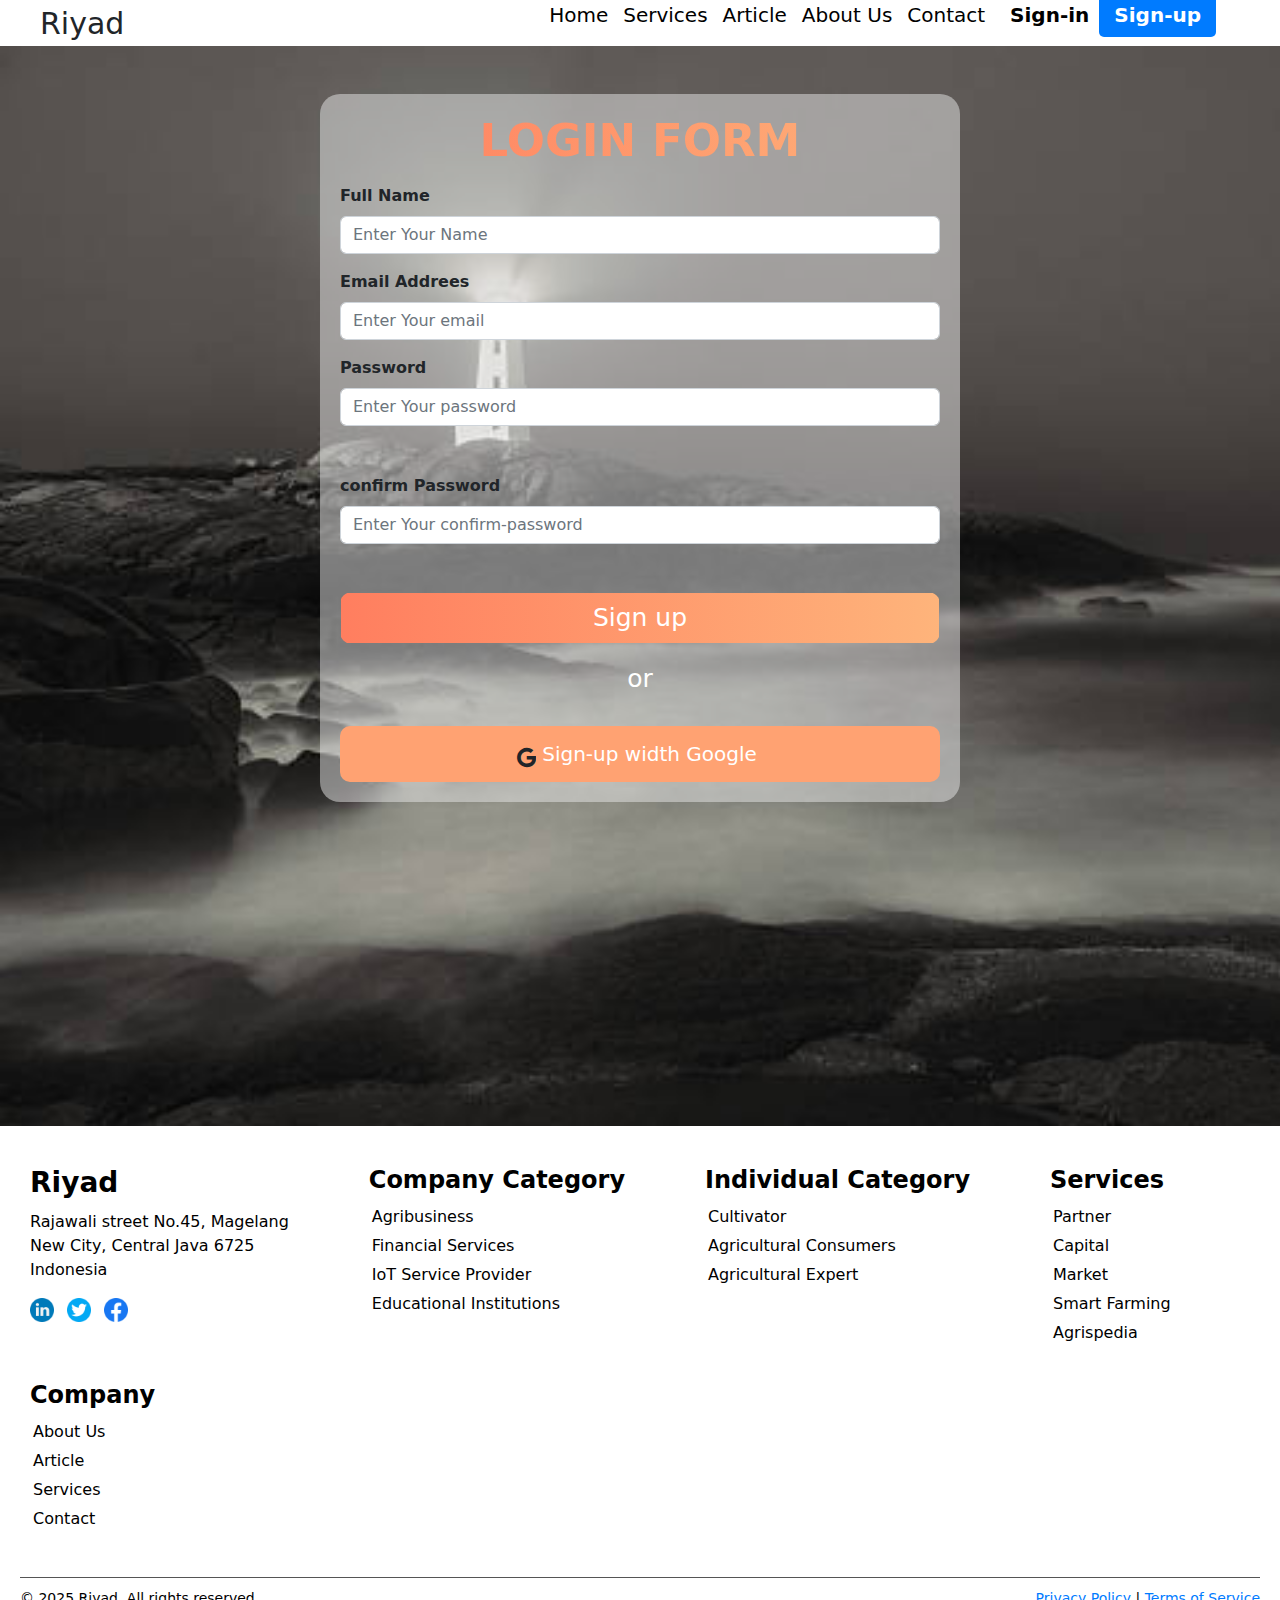
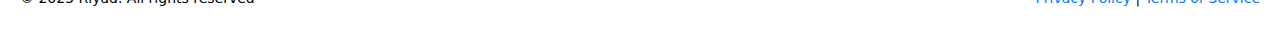
<file: Sign-Up.html>
<!DOCTYPE html>
<html lang="en">

<head>
    <meta charset="UTF-8">
    <meta name="viewport" content="width=device-width, initial-scale=1.0">
    <title>Sign-up</title>
    <link rel="stylesheet" href="Sign-Up.css">
    <link rel="stylesheet" href="css/bootstrap.min.css">
     <link rel="stylesheet" href="https://cdnjs.cloudflare.com/ajax/libs/font-awesome/6.7.2/css/all.min.css">
</head>

<body>
    <!-- header section start hare -->
    <!-- header section start hare -->
    <header class="main">
        <div class="logo">
            Riyad
        </div>
        <nav class="main1">
            <ul>
                <li><a href="index.html">Home</a>
                </li>
                <li><a href="services.html">Services</a></li>
                <li><a href="Article.html">Article</a></li>
                <li><a href="about-us.html">About Us</a></li>
                <li><a href="Contact.html">Contact</a></li>
                <li><a class="Sign" href="Sign-in.html">Sign-in</a></li>
                <li><a class="sing-in" href="sign-up.html">Sign-up</a></li>
            </ul>
        </nav>
    </header>
    <!-- header section end hare -->

   
<!-- sign-up start hear -->
<div class="form-div py-5">
    <form action="" class="m-auto">
      <h2 class="text-center text-uppercase">Login form</h2>
  
        <div class="mt-3">
           <label for="" class="fw-semibold form-label"> Full Name</label>
          <input class="form-control" type="text" placeholder="Enter Your Name" required>
        </div>
  
        <div class="mt-3">
          <label for="" class="fw-semibold form-label"> Email Addrees</label>
          <input  class="form-control" type="email" placeholder="Enter Your email" required>
        </div>
  
        <div class="mt-3 mb-5">
          <label for="" class="fw-semibold form-label"> Password</label>
          <input class="form-control"  type="password" placeholder="Enter Your password">
        </div>
        
        <div class="mt-3 mb-5">
          <label for="" class="fw-semibold form-label"> confirm Password</label>
          <input class="form-control"  type="password" placeholder="Enter Your confirm-password">
        </div>

        <button class="btn" id="btn">Sign up</button><br>
       
            <h5 style="color: white; text-align: center; padding-top: 20px; font-size: 25px;">or</h5><br>
            <div class="google">
                <i class="fa-brands fa-google"></i>
                <!-- <img src="img/google.png" alt=""> -->
                <button>Sign-up width Google</button>
            </div>
            
       
      </div>
      
  
    </form>
  </div>


<!-- sign-up start hear -->


    <!-- futer section start here -->
    <footer class="footer">
        <div class="footer-container">
            <div class="footer-section">
                <h3>Riyad</h3>
                <p>Rajawali street No.45, Magelang<br>New City, Central Java 6725<br>Indonesia</p>
                <div class="social-icons">
                    <a href="#"><img src="img/linkedin.png" alt="LinkedIn"></a>
                    <a href="#"><img src="img/twitter.png" alt="Twitter"></a>
                    <a href="#"><img src="img/facebook.png" alt="Facebook"></a>
                </div>
            </div>

            <div class="footer-section">
                <h4>Company Category</h4>
                <ul>
                    <li><a href="#">Agribusiness</a></li>
                    <li><a href="#">Financial Services</a></li>
                    <li><a href="#">IoT Service Provider</a></li>
                    <li><a href="#">Educational Institutions</a></li>
                </ul>
            </div>

            <div class="footer-section">
                <h4>Individual Category</h4>
                <ul>
                    <li><a href="#">Cultivator</a></li>
                    <li><a href="#">Agricultural Consumers</a></li>
                    <li><a href="#">Agricultural Expert</a></li>
                </ul>
            </div>

            <div class="footer-section">
                <h4>Services</h4>
                <ul>
                    <li><a href="#">Partner</a></li>
                    <li><a href="#">Capital</a></li>
                    <li><a href="#">Market</a></li>
                    <li><a href="#">Smart Farming</a></li>
                    <li><a href="#">Agrispedia</a></li>
                </ul>
            </div>

            <div class="footer-section">
                <h4>Company</h4>
                <ul>
                    <li><a href="#">About Us</a></li>
                    <li><a href="#">Article</a></li>
                    <li><a href="#">Services</a></li>
                    <li><a href="#">Contact</a></li>
                </ul>
            </div>
        </div>

        <div class="footer-bottom">
            <p>© 2025 Riyad. All rights reserved</p>
            <div class="footer-links">
                <a href="#">Privacy Policy</a> | <a href="#">Terms of Service</a>
            </div>
        </div>

        <button id="backToTop">↑ Top</button>
    </footer>
    
    <link rel="stylesheet" href="index.js">
    <link rel="stylesheet" href="css/bootstrap.bundle.min.js">
    <!-- futer section end here -->
</body>

</html>
</file>
<file: style.css>
/* header section start start hear  */

.main1>ul{
    display: flex;
    
}
.main1>ul>li{
    list-style: none;
    font-size: 20px;
    
}
.main1>ul>li>a{
    padding-left: 15px;
    align-items: center;
    text-decoration: none;
    color: black;


    
}
.logo{
    font-size: 30px;
    padding-left: 40px;
}
.main{
    display: flex;
    justify-content: space-between;
    align-items: center;
    width: 95%;
}
.main1.main2{
    display: flex;
    align-items: center;
}
nav>ul>li .Sign{
    text-decoration: none;
    font-weight: bold;
    color: black;
    margin: 10px;
}
nav>ul>li .sing-in{
    background-color: #007BFF;
    border-radius: 5px;
    font-weight: bold;
    color: rgb(255, 255, 255);
   text-align: center;
   padding: 10px 15px;
}
/* header section end hear  */

/*  main section Start form here  */

.Popular-Articles>button{
   background-color: #007BFF;
   color: white;
   border-radius: 5px;
   border: none;
   font-size: 14px;
   font-weight: bold;
}
.Popular-Articles{
    align-items: center;
    justify-content: space-between;
    display: flex;
    margin-top: 40px;
}
.Popular>h3{
    font-size:24px;
    font-weight: bold;
    margin-bottom: 0px;
    margin-top: 0px;
}.Popular>p{
   
    font-size:15px;
    margin-top: 0px;
    
}
.Popular{
   max-width: 900px;
    margin: 0 auto;

}
.orange>img{
   width: 100%;
    border-radius: 10px;
}

.contan>h2{
    color: #007BFF;
}
.contan>p{
    line-height: 1.8;
    color: #555;
    font-size: 18px;
    font-family: Arial, sans-serif;
}
.contan.contan1.h1{
    color: black;
}
.contan.contan1.p{
    line-height: 1.8;
    color: #555;
    font-size: 18px;
    font-family: Arial, sans-serif;
}
/*  main section End form here  */

 /*  Second section start from here  */
.section-section{
    display: flex;
    justify-content: space-between;
    width: 90%;
    margin: 0 auto;
    padding: 20px 0px;
}
.main-card{
    display: flex;
    margin: 0 auto;
    width: 90%;
    justify-content: space-between;
}
.card{
    width: 27%;
    box-shadow: 0 4px 8px rgba(0, 0, 0, 0.1);
    transition: transform 0.3s ease, box-shadow 0.3s ease;
    padding: 20px;
    border-radius: 5px;
}.card:hover{
   cursor: pointer;
    transform: scale(1.05);
   
}
.card >p{
    width: 80%;
    
    
}
.card >img{
    width: 100%;
    height: 320px;
    
}

.section-section> button{
    background-color: #fff;
    color: #333;
    border: 1px solid #333;
    border-radius: 20px;
    padding:8px 20px;
    font-size: 14px;
    cursor: pointer;
}
.section-section> button:hover{
    background-color: #000000;
    color: #ffffff;
}



.section-section h1{
    margin: 0px;
}
body{
    margin: 0px;
}
  /*  Second section End from here  */

  /* Hero section start from here */

  .hero-section{
    background-image: url(img/farm.jpg);
    height: 80vh;
    position: relative;
    background-size: cover;
    background-position: center;
    align-items: center;
    display: flex;
    justify-content: center;
  }
  .hero{
    text-align: center;
    background-color: rgba(0, 0, 0, 0.5);
    color: white;
    padding: 20px;
    border-radius: 10px;
    
  }
  .hero>h1{
    font-size: 38px;
  }
  .hero1>input{
    border-radius: 30px 0px 0px 30px;
    padding: 20px;
    border: none;
    outline: none;

    outline: none;

  } 
  .hero1>button{
    border-radius: 0px 30px 30px 0px;
    padding:17px;
    background-color: #90CC00;
    cursor: pointer;
    border: 3px solid white;
    margin-left: -4px;
  }
  .hero1{
    gap: 0px;
  }
  /* Hero section End from here */

/* futer section start hear  */

.footer {
    background-color: #ffffff;
    color: rgb(0, 0, 0);
    padding: 30px 20px;
    text-align: left;
}

.footer-container {
    display: flex;
    justify-content: space-between;
    flex-wrap: wrap;
}

.footer-section {
    margin: 10px;
    min-width: 200px;
}

.footer-section h3, .footer-section h4 {
    font-weight: bold;
    margin-bottom: 10px;
}

.footer-section ul {
    list-style: none;
    padding-left: 3px;
}

.footer-section ul li {
    margin-bottom: 5px;
}

.footer-section ul li a {
    color: rgb(0, 0, 0);
    text-decoration: none;
}

.footer-section ul li a:hover {
    text-decoration: underline;
}

.social-icons {
    margin-top: 10px;
}

.social-icons a img {
    width: 24px;
    margin-right: 8px;
}

.footer-bottom {
    display: flex;
    justify-content: space-between;
    border-top: 1px solid #555;
    margin-top: 20px;
    padding-top: 10px;
    font-size: 14px;
}

.footer-links a {
    color: #007bff;
    text-decoration: none;
}

.footer-links a:hover {
    text-decoration: underline;
}

#backToTop {
    position: fixed;
    bottom: 20px;
    right: 20px;
    background: black;
    color: white;
    border: none;
    padding: 8px 12px;
    cursor: pointer;
    display: none;
    border-radius: 5px;
}

#backToTop:hover {
    background: #555;
}

#backToTop {
    position: fixed;
    bottom: 20px;
    right: 20px;
    background-color: #333;
    color: white;
    border: none;
    padding: 10px 15px;
    border-radius: 5px;
    cursor: pointer;
    display:none ; /* Initially hidden */
    font-size: 16px;
    z-index: 1000; /* Ensures it stays on top */
  }
  
  #backToTop:hover {
    background-color: #555;
  }

  .marq{
    font-size: 25px;
    background: linear-gradient(to top, #4facfe, #00f2fe);
    
   
  }
/* futer section end hear  */


/* Respoinsif start hear */
@media(max-weidth: 480px){
header>nav>.main1>ul{
    display: none;
}

}
</file>
<file: about-us.css>
/* header section start start hear  */
body {
    margin: 0px;
}

.main1>ul {
    display: flex;

}

.main1>ul>li {
    list-style: none;
    font-size: 20px;

}

.main1>ul>li>a {
    padding-left: 15px;
    align-items: center;
    text-decoration: none;
    color: black;



}

.logo {
    font-size: 30px;
    padding-left: 40px;
}

.main {
    display: flex;
    justify-content: space-between;
    align-items: center;
    width: 95%;
}

.main1.main2 {
    display: flex;
    align-items: center;
}

nav>ul>li .Sign {
    text-decoration: none;
    font-weight: bold;
    color: black;
    margin: 10px;
}

nav>ul>li .sing-in {
    background-color: #007BFF;
    border-radius: 5px;
    font-weight: bold;
    color: rgb(255, 255, 255);
    text-align: center;
    padding: 10px 15px;
}

/* header section end hear  */



/* content section start hear */

.about-add{
 text-align: center;
}
.about-add>h4{
    font-size: 20px;
    font-family: Arial, Helvetica, sans-serif;
    margin-bottom: 0px;
}
.about-add>h1{
    font-size:45px;
    font-family: Arial, Helvetica, sans-serif;
    margin-top: 10px;
}
.about-add>p{
    font-size:20px;
    font-family: Arial, Helvetica, sans-serif;
    margin-top: 10px;
    width: 42%;
    margin: 0 auto;
}

/* content section end hear */

/* idntity section start hear  */

.idntity-section{
    display: flex;
    padding-top: 80px;
    width: 80%;
    margin: 0 auto;
    padding-bottom: 10%;
    justify-content: space-between;
}
.text-contan{
    width: 50%;
}
.text-contan>h1{
   font-weight: bold;
   font-size: 31px;
   
}.text-contan>p{
    font-size:20px;
    color: #555;
    line-height: 1.6;
   
}
.img-contan{
    width: 30%;
}
.img-contan>img{
    width: 90%;
    border-radius: 10px;
}
/* idntity section End hear  */

/* about-team section start hear */

.about-team{
    width: 100%;
    background-color: #F3F1FF;
    margin: 0 auto;
    padding-bottom: 10%;
    border-radius: 10px;
    


}
.about-text{
    text-align: center;
    padding: 40px 0px;
}
.about-text>h1{
    font-size: 2rem;
    color: #333;
    margin-bottom: 10px;
}
.about-text>p{
    color: #666;
    margin-bottom: 50px;
    font-size: 18px;
    width: 38%;
    margin: 0 auto;
}
.about-img{
    display: flex;
    text-align: center;
    justify-content: space-around;
   
}
.contan-img{
    text-align: center;
    padding: 20px;
    border-radius: 10px;
    box-shadow: 0 4px 6px rgba(0, 0, 0, 0.1);
    max-width: 300px;
    
}.contan-img>img{
    width: 150px;
    height: 150px;
    border-radius: 50%;
    object-fit: cover;
    margin-bottom: 15px;
    
}
/* about-team section End hear */

/* about-third-section stsat hear  */
.about-third{
    display: flex;
    width: 95%;
    gap: 30px;
    margin: 0 auto;
    margin-top: 10%;
    
}
.img-third>img{
    width: 95%;
    border-radius: 80px 0px 80px 0px;
    box-shadow: 0 4px 6px rgba(0, 0, 0, 0.1);
}

.buton-sc{
    display: flex;
    align-items: center;
    gap: 20px;
}
.buton-sc>button{
    padding: 15px 26px;
    background-color: #6c63ff;
    color: #fff;
    text-decoration: none;
    border-radius: 5px;
    font-weight: bold;
    transition: background-color 0.3sease;
    cursor: pointer;
    border: none;
}
.buton-sc>button:hover{
    
    background-color: #1c15aad6;
}
.buton-sc>p{
    font-size: 18px;
    color: #333;
}
.third-contan>p{
   font-size: 20px;
   color: #555;
}
.third-contan{
    width: 50%;
   
}
.third-contan>h1{
    font-size: 40px;
    font-weight: bold;
    color: #232323;
    margin-bottom: 20px;
}
/* about-third-section End hear  */

/* about imput section sart hear */

.about-imput{
    display: flex;
    background-color: #F3F1FF;
    gap: 10%;
    margin: 0 auto;
    width: 80%;
    align-items: center;
    margin-top: 8%;
    border-radius: 5px;
    
}

.about-h1{
   width: 48%;
   font-family: Arial, sans-serif;
   line-height: 1.3;
   background-color: #f9f9f9;
   color: #333;
   font-size: 20px;
   padding: 0px 20px;
}

.about-but{
    width: 40%;
   
}
.about-but>button{
    background-color: #A25CF0;
    color: white;
    border: none;
    padding: 12px 20px;
    border-radius: 50px;
    cursor: pointer;
    font-size: 16px;
    transition: 0.3s;
   
}
.about-but>input{
    padding: 12px 20px;
    border: 2px solid #A25CF0;
    border-radius: 5px;
    outline: none;
    font-size: 16px;
    width: 250px;
}


/* about imput section  end hear */

/* futer section start hear  */

.footer {
    background-color: #ffffff;
    color: rgb(0, 0, 0);
    padding: 30px 20px;
    text-align: left;
}

.footer-container {
    display: flex;
    justify-content: space-between;
    flex-wrap: wrap;
}

.footer-section {
    margin: 10px;
    min-width: 200px;
}

.footer-section h3,
.footer-section h4 {
    font-weight: bold;
    margin-bottom: 10px;
}

.footer-section ul {
    list-style: none;
    padding-left: 3px;
}

.footer-section ul li {
    margin-bottom: 5px;
}

.footer-section ul li a {
    color: rgb(0, 0, 0);
    text-decoration: none;
}

.footer-section ul li a:hover {
    text-decoration: underline;
}

.social-icons {
    margin-top: 10px;
}

.social-icons a img {
    width: 24px;
    margin-right: 8px;
}

.footer-bottom {
    display: flex;
    justify-content: space-between;
    border-top: 1px solid #555;
    margin-top: 20px;
    padding-top: 10px;
    font-size: 14px;
}

.footer-links a {
    color: #007bff;
    text-decoration: none;
}

.footer-links a:hover {
    text-decoration: underline;
}

#backToTop {
    position: fixed;
    bottom: 20px;
    right: 20px;
    background: black;
    color: white;
    border: none;
    padding: 8px 12px;
    cursor: pointer;
    display: none;
    border-radius: 5px;
}

#backToTop:hover {
    background: #555;
}

/* futer section end hear  */
</file>
<file: bootstrup.css>
.r1h1{
    color: #3366FE;
}

.boot>div{
    background-color: aqua;
    width: 500px;
}

.form-div{
    background: url(img/farm.jpg);
    background-repeat: no-repeat;
    background-size: cover;
    height: 80vh;
    margin: 0 auto;
}
form{
    padding: 20px;
    width: 50%;
    background-color: rgba(232, 232, 232, 0.50);
    backdrop-filter: 20px;
    border-radius: 20px;
    margin-top: 50px;
}
h2{
    background: linear-gradient(to right, #ff7e5f, #feb47b);
    -webkit-background-clip: text;
    color: transparent;
    font-size: 45px !important;
    font-weight: bold !important;
}
#btn{
    background: linear-gradient(to right, #ff7e5f, #feb47b);
    width: 100%;
    background-position: center;
    background-repeat: no-repeat;
    font-size: 25px !important;
    color: white !important;
    border-radius: 12px !important;
}
/*  bootstrap   nave bar start hear */
.main-hero{
    display: flex;
    justify-content: space-between;
    margin: 0 auto;
    align-items: center;
    background-color: aqua;
    padding:0 40px ;
}
.min-img>img{
    width:10% ;
}

.main-contan>ul{
    display: flex;
    
    
}
.main-contan>ul>li{
   padding: 0px 10px;
   list-style: none;
   align-items: center;
   font-size: 18px;
    
}
</file>
<file: Contact.css>
/* header section start start hear  */
body {
    margin: 0px;
}

.main1>ul {
    display: flex;

}

.main1>ul>li {
    list-style: none;
    font-size: 20px;

}

.main1>ul>li>a {
    padding-left: 15px;
    align-items: center;
    text-decoration: none;
    color: black;



}

.logo {
    font-size: 30px;
    padding-left: 40px;
}

.main {
    display: flex;
    justify-content: space-between;
    align-items: center;
    width: 95%;
}

.main1.main2 {
    display: flex;
    align-items: center;
}

nav>ul>li .Sign {
    text-decoration: none;
    font-weight: bold;
    color: black;
    margin: 10px;
}

nav>ul>li .sing-in {
    background-color: #007BFF;
    border-radius: 5px;
    font-weight: bold;
    color: rgb(255, 255, 255);
    text-align: center;
    padding: 10px 15px;
}

/* header section end hear  */



/* contact section End hear */
.contat-h3{
    margin: 0 auto;
    text-align: center;
    margin-top: 6%;
    margin-bottom: 25px;
}
.contat-h1{
    font-size: 30px;
    margin-bottom: 20px;
}
.contact-img{
    display: flex;
    align-items: center;
    justify-content: center;
}
.contact-img>img{
    width: 2%;
    padding: 0px 10px;
}

/* contact section start hear */



/* contact idintiti section start hear */

.idintiti-main{
    display: flex;
    align-items: center;
    width: 100%;
    margin: 0 auto
    
    
}
.idintiti-input>form>input{
    padding: 16px;
    margin-bottom: 15px;
    border: 1px solid #ccc;
    border-radius: 4px;
    font-size: 14px;
    width: 70%;
    
}
.idintiti-input>form>textarea{
    width: 69%;
    padding:20px ;
}
.idintiti-input{
    width: 50%;
    
}
.idintiti-input>button{
    padding: 10px 15px;
    background: linear-gradient(to top, #4facfe, #00f2fe);
    color: white;
    border: none;
    border-radius: 4px;
    cursor: pointer;
    font-size: 16px;
    width: 76%;
}

.idintiti-img{
    width: 50%;
}
.idintiti-img>img{
    max-width: 80%;
    padding-left: 100px;
}

/* contact idintiti section End hear */

/* futer section start hear  */

.footer {
    background-color: #ffffff;
    color: rgb(0, 0, 0);
    padding: 30px 20px;
    text-align: left;
}

.footer-container {
    display: flex;
    justify-content: space-between;
    flex-wrap: wrap;
}

.footer-section {
    margin: 10px;
    min-width: 200px;
}

.footer-section h3,
.footer-section h4 {
    font-weight: bold;
    margin-bottom: 10px;
}

.footer-section ul {
    list-style: none;
    padding-left: 3px;
}

.footer-section ul li {
    margin-bottom: 5px;
}

.footer-section ul li a {
    color: rgb(0, 0, 0);
    text-decoration: none;
}

.footer-section ul li a:hover {
    text-decoration: underline;
}

.social-icons {
    margin-top: 10px;
}

.social-icons a img {
    width: 24px;
    margin-right: 8px;
}

.footer-bottom {
    display: flex;
    justify-content: space-between;
    border-top: 1px solid #555;
    margin-top: 20px;
    padding-top: 10px;
    font-size: 14px;
}

.footer-links a {
    color: #007bff;
    text-decoration: none;
}

.footer-links a:hover {
    text-decoration: underline;
}

#backToTop {
    position: fixed;
    bottom: 20px;
    right: 20px;
    background: black;
    color: white;
    border: none;
    padding: 8px 12px;
    cursor: pointer;
    display: none;
    border-radius: 5px;
}

#backToTop:hover {
    background: #555;
}

/* futer section end hear  */
</file>
<file: services.css>
/* header section start start hear  */
body {
    margin: 0px;
}

.main1>ul {
    display: flex;

}

.main1>ul>li {
    list-style: none;
    font-size: 20px;

}

.main1>ul>li>a {
    padding-left: 15px;
    align-items: center;
    text-decoration: none;
    color: black;



}

.logo {
    font-size: 30px;
    padding-left: 40px;
}

.main {
    display: flex;
    justify-content: space-between;
    align-items: center;
    width: 95%;
}

.main1.main2 {
    display: flex;
    align-items: center;
}

nav>ul>li .Sign {
    text-decoration: none;
    font-weight: bold;
    color: black;
    margin: 10px;
}

nav>ul>li .sing-in {
    background-color: #007BFF;
    border-radius: 5px;
    font-weight: bold;
    color: rgb(255, 255, 255);
    text-align: center;
    padding: 10px 15px;
}

/* header section end hear  */

/* hero section start hear */
.hero-main {
    background-image: url(img/rooftop.jpg);
    background-size: cover;
    background-position: center;
    height: 90vh;
    position: relative;
}

.main-hero>h1 span {
    color: red;
}

.main-hero>h1 {
    font-size: 55px;
    color: white;
    margin-bottom: 5px;
}

.main-hero>p {

    color: white;
    font-size: 18px;
}

.main-hero>button {

    background-image: url(img/explore-btn.svg);
    color: white;
    font-size: 18px;
    cursor: pointer;
    padding: 12px 25px;
    text-decoration: none;
    border: none;
    border-radius: 5px;
    font-weight: bold;
    transition: 0.3s;
}

.main-hero>button:hover {

    background-color: #820606f0;
    color: white;

}

.main-hero {
    height: 300px;
    width: 600px;
    padding: 20px;
    font-family: Arial, sans-serif;
    background: rgba(0, 0, 0, 0.274);
    border-radius: 10px;
    position: absolute;
    top: 100px;
    left: 60px;
}

/* hero section end hear */

/*   Main code Section start here  */

.main2>h2 {
    font-size: 50px;
    margin-bottom: 0px;
}

.main2>h2>span {
    color: red;
}

.main-cod {
    display: flex;
    padding: 100px 50px;
    width: 95%;
    margin: 0 auto;
}

.main2 {
    width: 50%;
    margin: 20px;
}

.main2>p {
    width: 90%;
    margin: 0px;


}

.mainimg {
    width: 50%;
    margin: 20px;
}

.mainimg>img {
    width: 85%;
    border-radius: 10px;

    align-items: center;
}

.main2>p {

    font-size: 17px;
}

.main2>button {
    display: inline-block;
    margin-top: 20px;
    padding: 12px 25px;
    background: red;
    color: white;
    text-decoration: none;
    font-weight: bold;
    border-radius: 5px;
    border: none;
    font-size: 18px;
    cursor: pointer;

}

.main2>button:hover {

    background: rgba(150, 9, 9, 0.859);
    color: rgb(247, 247, 247);
    transition: background 0.3s;


}

/*   Main code Section End here  */

/*  Content section Design Start here  */

.sd2>h1>span {
    color: red;
}

.sd2 {
    text-align: center;
}

.sd2>h1 {
    font-size: 50px;
    margin-bottom: 0px;
}

.sd2>p {
    font-size: 17px;
    width: 56%;
    margin: 0 auto;
    padding-bottom: 30px;
    margin-top: 0px;
}

.coten01 {

    width: 30%;
    text-align: center;
    padding: 25px 10px;
    background: white;
    box-shadow: 0px 4px 10px rgba(0, 0, 0, 0.1);
    border-radius: 10px;
    transition: transform 0.3s;
    cursor: pointer;

}

.coten01:hover {

    transform: translateY(-10px);

}

.coten01>h3 {

    font-size: 20px;
    font-weight: bold;
    background: #f0f0f0;
    display: inline-block;
    padding: 5px 10px;
    border-radius: 5px;
}

.coten01>p {
    padding: 20px 50px;
    font-size: 20px;
    font-family: Arial, Helvetica, sans-serif;

}

.coten01>img {

    width: 10%;
}

.coten01>button {


    margin-top: 20px;
    padding: 12px 25px;
    background: red;
    color: white;
    text-decoration: none;
    font-weight: bold;
    border-radius: 5px;
    transition: background 0.3s;
    border: none;
    cursor: pointer;
}

.coten01>button:hover {


    background: rgba(166, 6, 6, 0.894);
    color: white;

}

.main-contan {
    width: 90%;
    display: flex;
    padding: 50px 68px;
    justify-content: space-around;
}

/*  Content section DesignEnd here  */

/*  Build Section start hear  */

.build-section {
    display: flex;
    justify-content: space-between;
    width: 85%;
    margin: 0 auto;
    font-family: Arial, Helvetica, sans-serif;

}

.image-area {
    width: 50%;
    padding: 20px;
    align-items: center;
    position: relative;
    margin-top: 100px;
}

.image-area img {
    width: 50%;
}

.image-area #mainimg {
    width: 75%;
    border-radius: 10px;
}

.image-area #subimg {
    width: 65%;
    border-radius: 10px;
    border: 2px solid white;
    position: absolute;
    left: 180px;
    top: 170px;

}

.build-contan {
    width: 50%;
    padding: 20px;
}

.build-contan>h1>span {
    color: #FF0000;
}

.build-contan>h1 {
    font-size: 45px;
    margin-bottom: 5px;
}

.div-card1 {
    display: flex;
}

.sub-card1 {
    box-shadow: 0px 4px 10px rgba(0, 0, 0, 0.1);
    border-radius: 10px;
    padding: 0px 20px;
    display: flex;
    align-items: center;
    margin: 10px;
}

.sub-card1>h3 {
    padding: 0px 10px;
}

.sub-card1>h4 {
    font-size: 15px;
    color: #a7a7a7;
}

.build-contan>button {

    margin-top: 20px;
    padding: 16px 28px;
    background: red;
    color: white;
    border: none;
    font-weight: bold;
    border-radius: 5px;
    transition: background 0.3s;
    font-size: 20px;
    cursor: pointer;
}

.build-contan>button:hover {
    background: rgb(138, 10, 10);
    color: white;
}

/*  Build Section End hear  */

/* roof section start hear */


.roof-contan {
    display: flex;
    padding-left: 10px;
    align-items: center;
    margin: 0 auto;
    justify-content: flex-end;
    width: 85%;
    justify-content: space-between;
}

.roof-contan>h1>span {
    color: red;
}

.roof-contan>h1 {
    font-size: 45px;
    width: 50%;
}

.roof-contan>p {
    width: 40%;
    text-align: right;
    font-size: 18px;
    font-family: Arial, Helvetica, sans-serif;
}

.roof-maincontan {
    display: flex;
    width: 90%;
    align-items: center;
    margin: 0 auto;

}

.content-img>p {
    width: 90%;
}

.content-img {
    width: 26%;
    box-shadow: 2px 2px 10px rgba(0, 0, 0, 0.1);
    padding: 10px;
}

/* roof section End hear */

/* left content  start hear */


.left-conten {
    display: flex;
    width: 90%;
    margin: 0 auto;

}

.left1>h1 {
    font-size: 45px;
}

.left1>p {
    color: #555;
}

.box1 {
    display: flex;
    align-items: center;
    box-shadow: 0 2px 10px rgba(0, 0, 0, 0.1);
    transition: transform 0.3s;
}

.box1>h5 {
    padding-right: 15px;
    font-size: 25px;

}

.box3 {
    display: flex;
    align-items: center;
    box-shadow: 0 2px 10px rgba(0, 0, 0, 0.1);
    transition: transform 0.3s;
    margin-top: 20px;

}

.box3:hover {
    transform: translateY(-5px);
}

.box1:hover {
    transform: translateY(-5px);
}

.box3>h5 {
    padding-right: 15px;
    font-size: 25px;
}

.left1>h1>span {
    color: rgb(211, 21, 21);
}
.left2{
    background-color: #FFF6F6;
    padding: 65px 25px;
    border-radius: 10px;
    margin: 0 auto;
   margin-top: 35px;
}
.left2>form{
    padding: 10px;
    border: 1px solid #ddd;
    border-radius: 5px;
    
   
}
.fast-name{
    
    padding: 10px;
    border: 1px solid #ddd;
    border-radius: 5px;
}
.last-name{
    
    padding: 10px;
    border: 1px solid #ddd;
    border-radius: 5px;

}
.email{
    
    padding: 10px;
    border: 1px solid #ddd;
    border-radius: 5px;

}
.phoneNumber{
    
    padding: 10px;
    border: 1px solid #ddd;
    border-radius: 5px;

}
.Message{
    width: 95%;
    padding: 10px;
    height: 100px;
    border: 1px solid #ddd;
    border-radius: 5px;
}
.button1{
    background: red;
    color: white;
    padding: 10px 20px;
    border: none;
    cursor: pointer;
    font-size: 16px;
    margin-top: 10px;
}
.button1:hover{
    background: rgba(153, 5, 5, 0.875);
    
}
.left2>form>input{
    padding: 10px 28px;
    margin-bottom: 10px;
    width: 87%;
    
   
}

.left1 {
    width: 40%;
}

.left2 {
    width: 40%;
}


/* left content  end hear */

/* futer section start hear  */

.footer {
    background-color: #ffffff;
    color: rgb(0, 0, 0);
    padding: 30px 20px;
    text-align: left;
}

.footer-container {
    display: flex;
    justify-content: space-between;
    flex-wrap: wrap;
}

.footer-section {
    margin: 10px;
    min-width: 200px;
}

.footer-section h3,
.footer-section h4 {
    font-weight: bold;
    margin-bottom: 10px;
}

.footer-section ul {
    list-style: none;
    padding-left: 3px;
}

.footer-section ul li {
    margin-bottom: 5px;
}

.footer-section ul li a {
    color: rgb(0, 0, 0);
    text-decoration: none;
}

.footer-section ul li a:hover {
    text-decoration: underline;
}

.social-icons {
    margin-top: 10px;
}

.social-icons a img {
    width: 24px;
    margin-right: 8px;
}

.footer-bottom {
    display: flex;
    justify-content: space-between;
    border-top: 1px solid #555;
    margin-top: 20px;
    padding-top: 10px;
    font-size: 14px;
}

.footer-links a {
    color: #007bff;
    text-decoration: none;
}

.footer-links a:hover {
    text-decoration: underline;
}

#backToTop {
    position: fixed;
    bottom: 20px;
    right: 20px;
    background: black;
    color: white;
    border: none;
    padding: 8px 12px;
    cursor: pointer;
    display: none;
    border-radius: 5px;
}

#backToTop:hover {
    background: #555;
}

/* futer section end hear  */
</file>
<file: Sign-in.css>
/* header section start start hear  */

.main1>ul{
    display: flex;
    
}
.main1>ul>li{
    list-style: none;
    font-size: 20px;
    
}
.main1>ul>li>a{
    padding-left: 15px;
    align-items: center;
    text-decoration: none;
    color: black;


    
}
.logo{
    font-size: 30px;
    padding-left: 40px;
}
.main{
    display: flex;
    justify-content: space-between;
    align-items: center;
    width: 95%;
}
.main1.main2{
    display: flex;
    align-items: center;
}
nav>ul>li .Sign{
    text-decoration: none;
    font-weight: bold;
    color: black;
    margin: 10px;
}
nav>ul>li .sing-in{
    background-color: #007BFF;
    border-radius: 5px;
    font-weight: bold;
    color: rgb(255, 255, 255);
   text-align: center;
   padding: 10px 15px;
}
/* header section end hear  */



/*sign-in section Start form here*/
.sing-in-section-main{
    display: flex;
    width: 80%;
    border-radius: 10px;
    margin: 0 auto;
    padding: 45px 10px;
    gap: 40px;
    height: 80vh;
}
.sing-in-contan{
    width: 60%;
    text-align: center;
    box-shadow: 0 4px 6px rgba(0, 0, 0, 0.2);
    padding: 25px;
    background-color: rgb(238, 238, 238);
    
}
.sing-in-contan>form>input{
    width: 97%;
    padding: 12px;
    margin: 8px 0;
    border: none;
    outline: none;
    border-radius: 5px;
    font-size: 14px;
}
.sing-in-contan>form>button{
    width: 100%;
    padding: 12px;
    margin: 8px 0;
    border: none;
    outline: none;
    border-radius: 5px;
    font-size: 14px;
    background: linear-gradient(to right, #4facfe, #00f2fe);
    color: white;
    cursor: pointer;
}
.sing-in-contan>form{
    text-align: left;
}
.sing-in-contan{
    width: 50%;
}
.sing-in-img{
    width: 50%;
}
.sing-in-img>img{
    border-radius: 65px 0px 65px 0px;
    height: 100%;
    width: 100%;
    flex: 1;
}

.end-sign-in>div{
    display: flex;
    justify-content: space-between;
    width: 100%;
     margin-top: 10px;
     font-size: 14px;
     align-items: center;
}
.end-sign-in>div>label{
    padding-right: 264px;
}.end-sign-in>div>a{
    text-decoration: none;
    color: #5858EE;
    font-size: 14px;
}
.end-sign-in{
    margin-top: 15px;
    text-align: center;
}
.end-sign-in>p{
    font-size: 18px;
    margin-bottom: 20px;
}
.end-sign-in>p>a{
    text-decoration-line: none;
    font-size: 18px;
    color: #4facfe;
}
/*sign-in section End form here*/




/* futer section start hear  */

.footer {
    background-color: #ffffff;
    color: rgb(0, 0, 0);
    padding: 30px 20px;
    text-align: left;
}

.footer-container {
    display: flex;
    justify-content: space-between;
    flex-wrap: wrap;
}

.footer-section {
    margin: 10px;
    min-width: 200px;
}

.footer-section h3, .footer-section h4 {
    font-weight: bold;
    margin-bottom: 10px;
}

.footer-section ul {
    list-style: none;
    padding-left: 3px;
}

.footer-section ul li {
    margin-bottom: 5px;
}

.footer-section ul li a {
    color: rgb(0, 0, 0);
    text-decoration: none;
}

.footer-section ul li a:hover {
    text-decoration: underline;
}

.social-icons {
    margin-top: 10px;
}

.social-icons a img {
    width: 24px;
    margin-right: 8px;
}

.footer-bottom {
    display: flex;
    justify-content: space-between;
    border-top: 1px solid #555;
    margin-top: 20px;
    padding-top: 10px;
    font-size: 14px;
}

.footer-links a {
    color: #007bff;
    text-decoration: none;
}

.footer-links a:hover {
    text-decoration: underline;
}

#backToTop {
    position: fixed;
    bottom: 20px;
    right: 20px;
    background: black;
    color: white;
    border: none;
    padding: 8px 12px;
    cursor: pointer;
    display: none;
    border-radius: 5px;
}

#backToTop:hover {
    background: #555;
}
/* futer section end hear  */
</file>
<file: Sign-Up.css>
/* header section start start hear  */

.main1>ul {
    display: flex;

}

.main1>ul>li {
    list-style: none;
    font-size: 20px;

}

.main1>ul>li>a {
    padding-left: 15px;
    align-items: center;
    text-decoration: none;
    color: black;



}

.logo {
    font-size: 30px;
    padding-left: 40px;
}

.main {
    display: flex;
    justify-content: space-between;
    align-items: center;
    width: 95%;
}

.main1.main2 {
    display: flex;
    align-items: center;
}

nav>ul>li .Sign {
    text-decoration: none;
    font-weight: bold;
    color: black;
    margin: 10px;
}

nav>ul>li .sing-in {
    background-color: #007BFF;
    border-radius: 5px;
    font-weight: bold;
    color: rgb(255, 255, 255);
    text-align: center;
    padding: 10px 15px;
}

/* header section end hear  */


/* sign-up start hear */

.r1h1 {
    color: #3366FE;
}

.boot>div {
    background-color: aqua;
    width: 500px;
}

.form-div {
    background: url(img/lighthouse.jpg);
    background-repeat: no-repeat;
    background-size: cover;
    height: 120vh;
    margin: 0 auto;
}

form {
    padding: 20px;
    width: 50%;
    background-color: rgba(232, 232, 232, 0.50);
    backdrop-filter: 20px;
    border-radius: 20px;
    margin-top: 50px;
}

h2 {
    background: linear-gradient(to right, #ff7e5f, #feb47b);
    -webkit-background-clip: text !important;
    color: transparent;
    font-size: 45px !important;
    font-weight: bold !important;
}

#btn {
    background: linear-gradient(to right, #ff7e5f, #feb47b);
    width: 100%;
    background-position: center;
    background-repeat: no-repeat;
    font-size: 25px !important;
    color: white !important;
    border-radius: 12px !important;
}
.google{
    display: flex;
    background-color: #FFA272;
    padding: 12px;
    border-radius: 10px;
    justify-content: center;
}
.google>i{
    font-size: 20px;
    padding-top: 10px;
}
.google>button{
   background-color: #FFA272;
   border: none;
   color: white;
   font-size: 20px;
}

/* sign-up start hear */




/* futer section start hear  */

.footer {
    background-color: #ffffff;
    color: rgb(0, 0, 0);
    padding: 30px 20px;
    text-align: left;
}

.footer-container {
    display: flex;
    justify-content: space-between;
    flex-wrap: wrap;
}

.footer-section {
    margin: 10px;
    min-width: 200px;
}

.footer-section h3,
.footer-section h4 {
    font-weight: bold;
    margin-bottom: 10px;
}

.footer-section ul {
    list-style: none;
    padding-left: 3px;
}

.footer-section ul li {
    margin-bottom: 5px;
}

.footer-section ul li a {
    color: rgb(0, 0, 0);
    text-decoration: none;
}

.footer-section ul li a:hover {
    text-decoration: underline;
}

.social-icons {
    margin-top: 10px;
}

.social-icons a img {
    width: 24px;
    margin-right: 8px;
}

.footer-bottom {
    display: flex;
    justify-content: space-between;
    border-top: 1px solid #555;
    margin-top: 20px;
    padding-top: 10px;
    font-size: 14px;
}

.footer-links a {
    color: #007bff;
    text-decoration: none;
}

.footer-links a:hover {
    text-decoration: underline;
}

#backToTop {
    position: fixed;
    bottom: 20px;
    right: 20px;
    background: black;
    color: white;
    border: none;
    padding: 8px 12px;
    cursor: pointer;
    display: none;
    border-radius: 5px;
}

#backToTop:hover {
    background: #555;
}

/* futer section end hear  */
</file>
